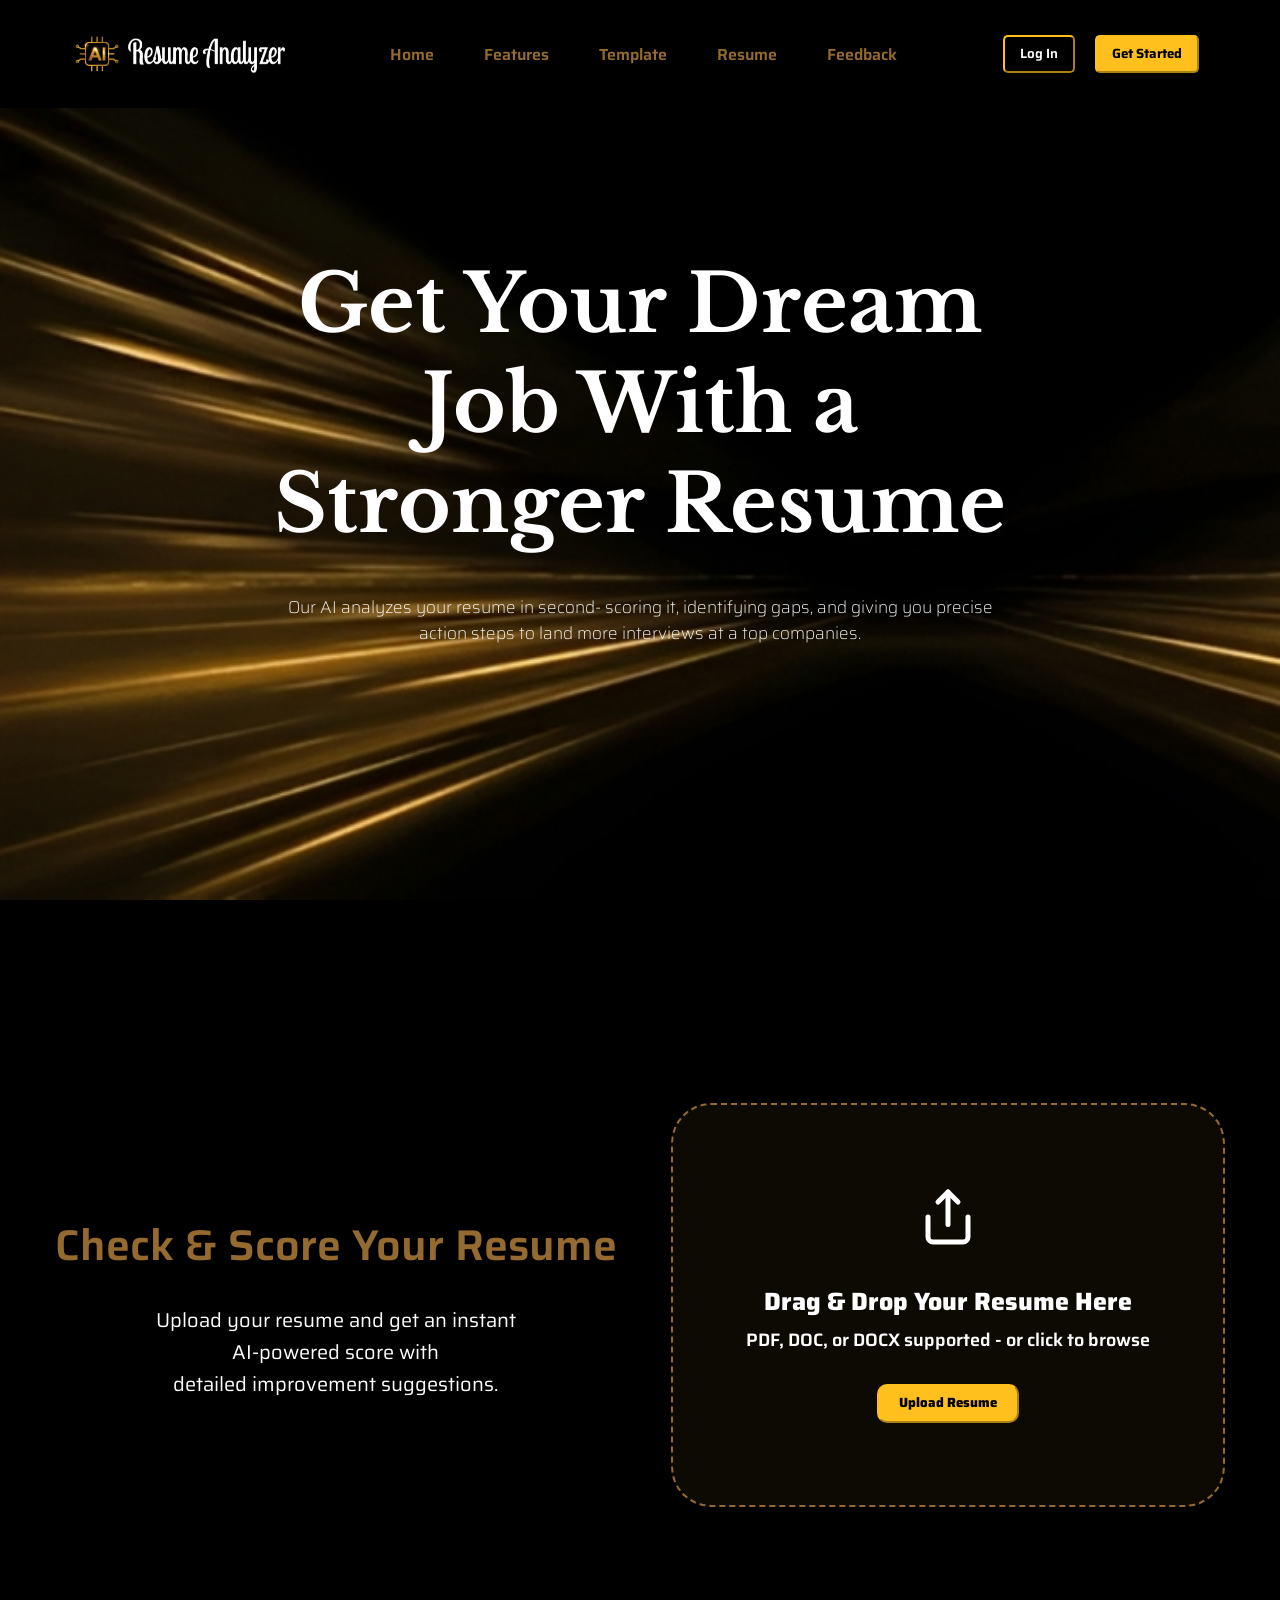
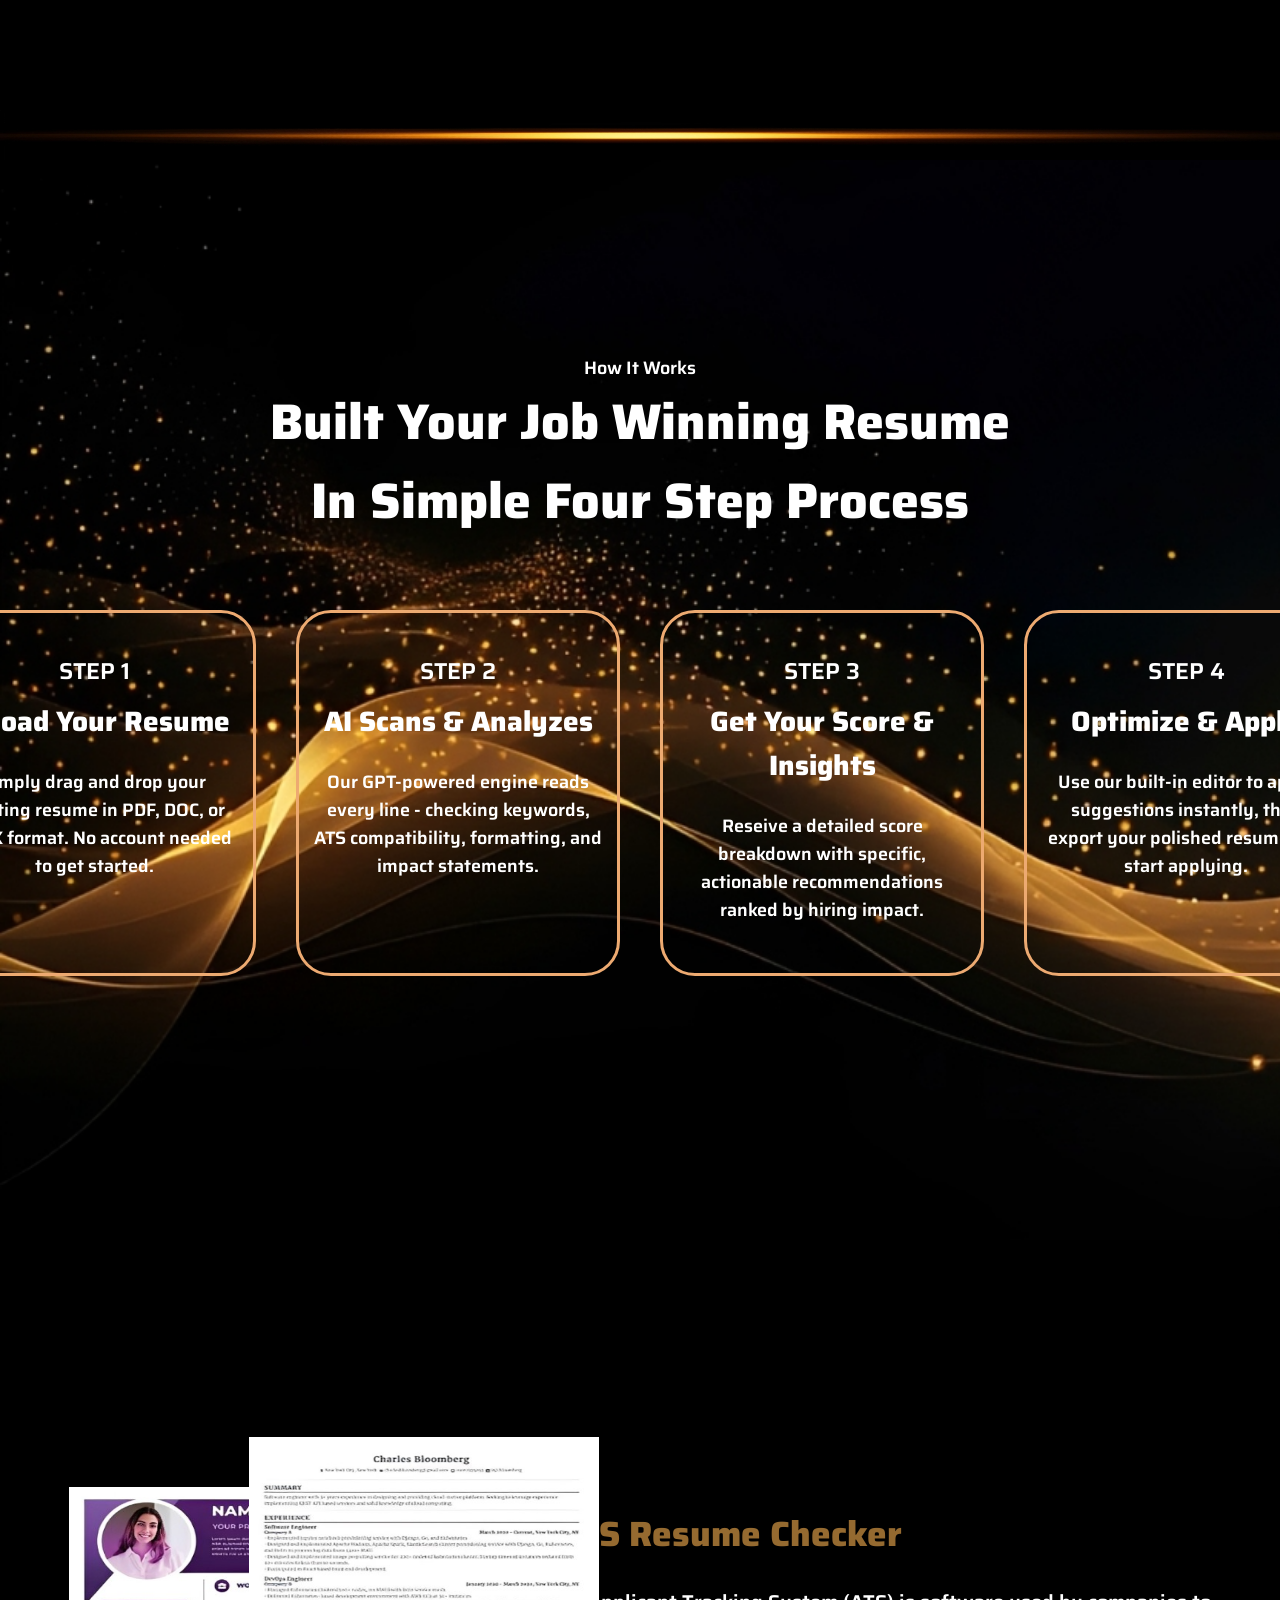
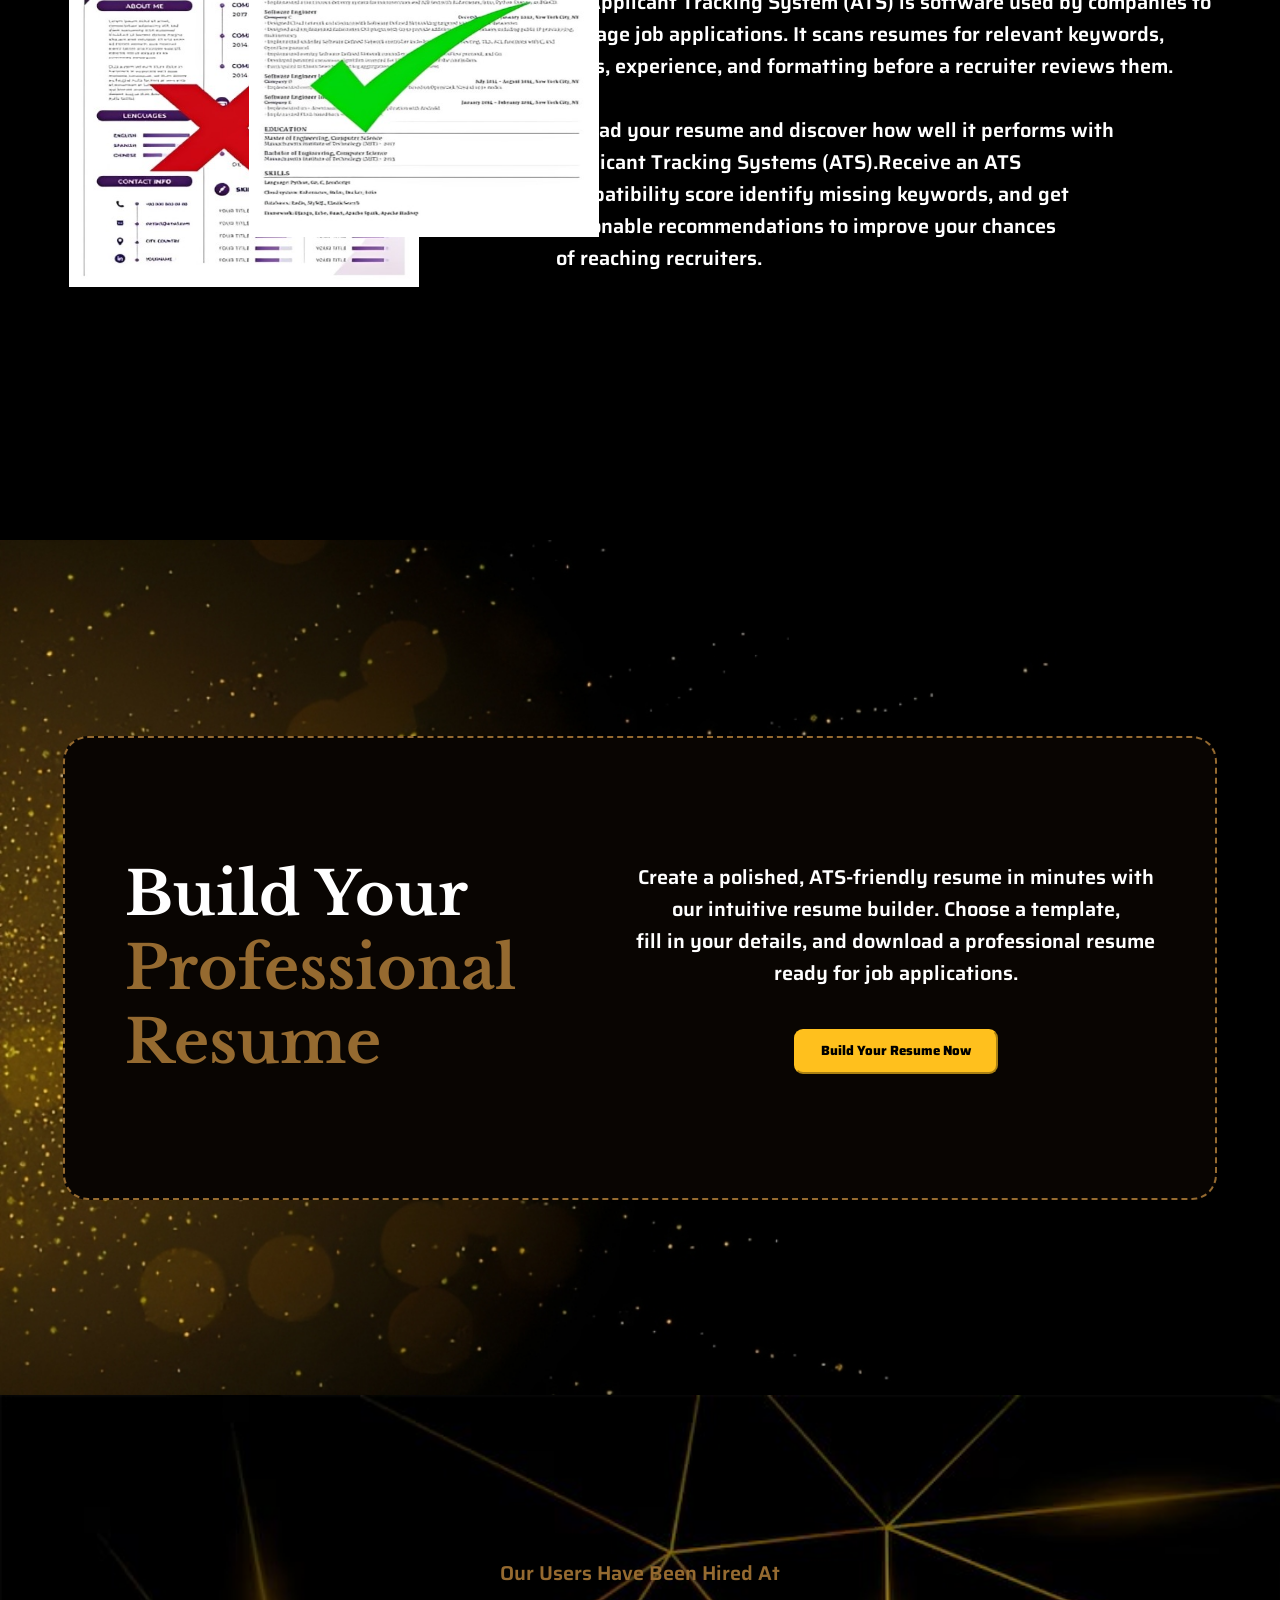
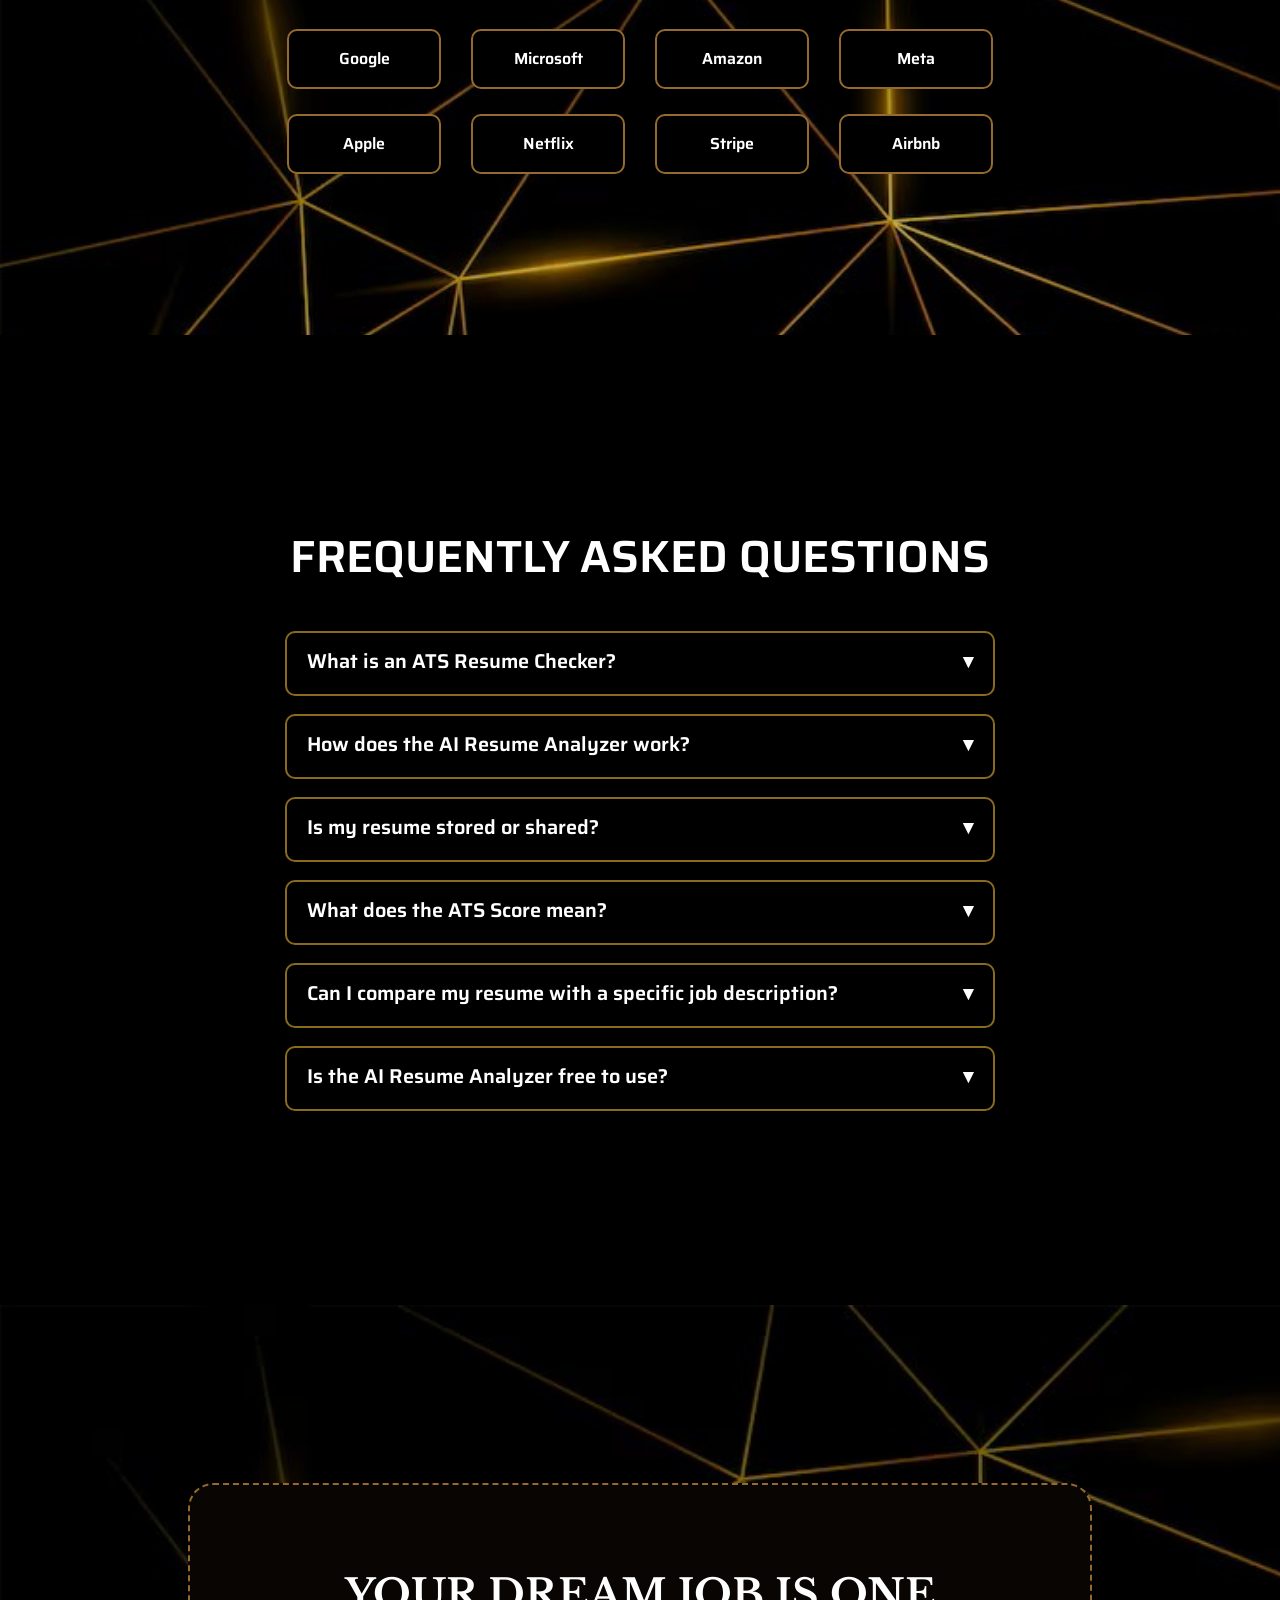
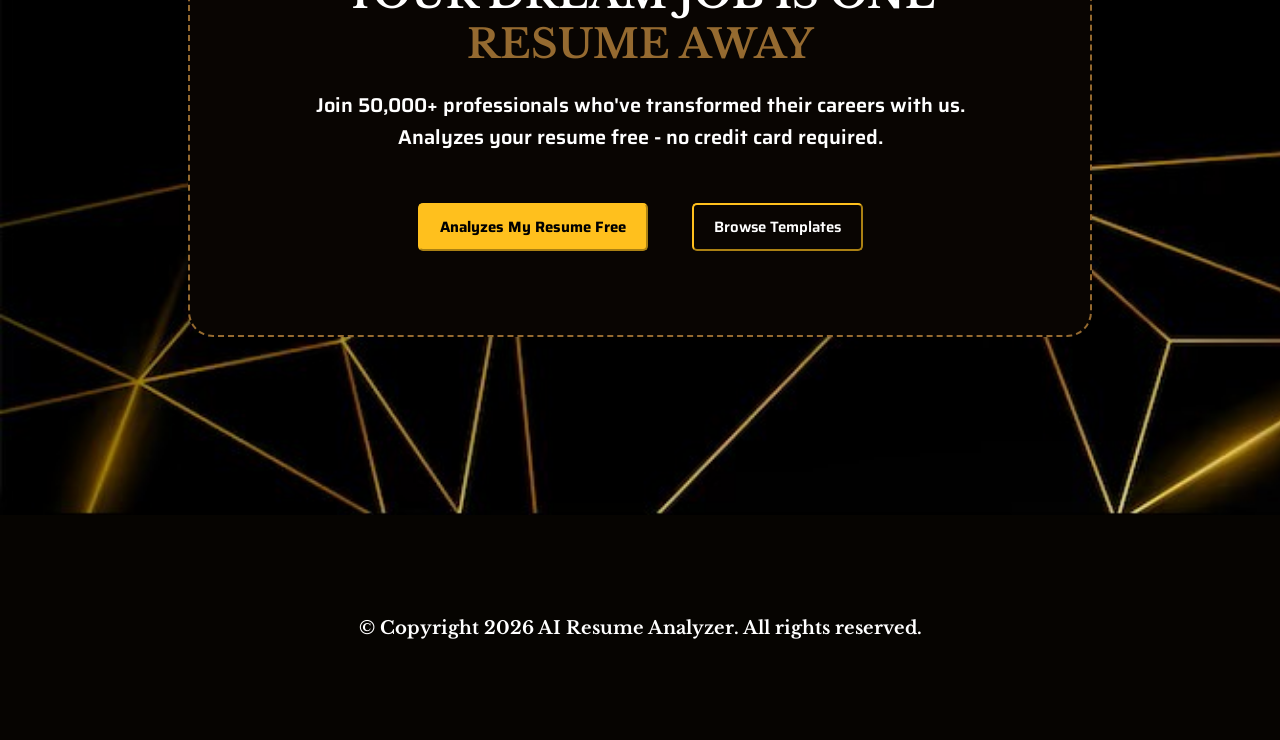
<file: index.html>
<!DOCTYPE html>
<html lang="en">
<head>
    <meta charset="UTF-8">
    <meta name="viewport" content="width=device-width, initial-scale=1.0">
    <title>AI Resume Analyzer</title>
    <link rel="stylesheet" href="style.css">
</head>
<body>
    <div class="full">

        <div class="nav">
            <div class="logo">
                <img src="Images/AI logo 1.jpg" alt="">
                <!-- <img src="Images/AI logo 3.webp" alt=""> -->
                <img id="firstlogo" src="Images/Name 1.png" alt="">
            </div>
            <ul>
                <li><a href="">Home</a></li>
                <li><a href="">Features</a></li>
                <li><a href="">Template</a></li>
                <li><a href="">Resume</a></li>
                <li><a href="">Feedback</a></li>
            </ul>
            <div class="navbutton">
                <button>Log In</button>
                <button id="get">Get Started</button>
            </div>
        </div>

        <div class="first">
            <!-- <img src="Images/back1.jpg" alt=""> -->
            <div class="first-text">
                Get Your Dream Job With a Stronger Resume
                <p>Our AI analyzes your resume in second- scoring it, identifying gaps, and giving you precise action steps to land more interviews at a top companies.</p>
            </div>
        </div>

        <div class="second">
            <div class="second-text">
                Check & Score Your Resume
                <p>Upload your resume and get an instant<br>AI-powered score with<br>detailed improvement suggestions.</p>
            </div>
            <div class="second-drop">
                <img src="Images/share.svg" alt="">
                <p id="drop-text">Drag & Drop Your Resume Here</p>
                <p>PDF, DOC, or DOCX supported - or click to browse</p>
                <button>Upload Resume</button>
            </div>
        </div>

        <div class="sector">
            <img src="Images/partition1.jpg" alt="">
        </div>

        <div class="third">
            <p>How It Works</p>
            <p id="third-work">Built Your Job Winning Resume<br>In Simple Four Step Process</p>
            <div class="work">
                <div class="contain">
                    <p id="step">STEP 1</p>
                    <P id="step-in">Upload Your Resume</P>
                    <p>Simply drag and drop your existing resume in PDF, DOC, or DOCX format. No account needed to get started.</p>
                </div>
                <div class="contain">
                    <p id="step">STEP 2</p>
                    <P id="step-in">AI Scans & Analyzes</P>
                    <p>Our GPT-powered engine reads every line - checking keywords, ATS compatibility, formatting, and impact statements.</p>
                </div>
                <div class="contain">
                    <p id="step">STEP 3</p>
                    <P id="step-in">Get Your Score & Insights</P>
                    <p>Reseive a detailed score breakdown with specific, actionable recommendations ranked by hiring impact.</p>
                </div>
                <div class="contain">
                    <p id="step">STEP 4</p>
                    <P id="step-in">Optimize & Apply</P>
                    <p>Use our built-in editor to apply suggestions instantly, then export your polished resume and start applying.</p>
                </div>
            </div>
        </div>

        <div class="fourth">
            <div class="fourth-img">
                <img src="Images/ATS1.jpg" alt="">
                <img id="ats2" src="Images/ATS2.jpg" alt="">
            </div>
            <div class="ATS">
                <p id="ATS-p">ATS Resume Checker</p>
                <p>An Applicant Tracking System (ATS) is software used by companies to<br>
                    manage job applications. It scans resumes for relevant keywords,<br>
                    skills, experience, and formatting before a recruiter reviews them.<br><br>
                    Upload your resume and discover how well it performs with<br>
                    Applicant Tracking Systems (ATS).Receive an ATS<br>
                    compatibility score identify missing keywords, and get<br>
                    actionable recommendations to improve your chances<br>
                    of reaching recruiters.</p>
            </div>
        </div>
        
        <div class="nine">
            <div class="nine-block">
                <div class="nine-head">
                    <p>Build Your<br><span>Professional<br>Resume</span></p>
                </div>
                <div class="nine-text">
                    <p>Create a polished, ATS-friendly resume in minutes with
                        <br>our intuitive resume builder. Choose a template,
                        <br>fill in your details, and download a professional resume
                        <br>ready for job applications.
                    </p>
                    <button id="nine-button">Build Your Resume Now</button>
                </div>
            </div>
        </div>

        <div class="fifth">
            <p>Our Users Have Been Hired At</p>
            <div class="company">
                <div class="com"><span>Google</span></div>
                <div class="com"><span>Microsoft</span></div>
                <div class="com"><span>Amazon</span></div>
                <div class="com"><span>Meta</span></div>
                <div class="com"><span>Apple</span></div>
                <div class="com"><span>Netflix</span></div>
                <div class="com"><span>Stripe</span></div>
                <div class="com"><span>Airbnb</span></div>
            </div>
        </div>

        <div class="sixth">
            <div class="sixth-fre">
                <p>FREQUENTLY ASKED QUESTIONS</p>
            </div>
            <div class="sixth-block">
                <div class="frequent">
                    <div class="question">
                        <span>What is an ATS Resume Checker?</span>
                        <button class="six-button">
                        <span class="arrow">&#9662;</span>
                    </button>
                    </div>
                    <div class="answer">
                        <p>An ATS (Applicant Tracking System) Resume Checker analyzes your resume to see how well it matches ATS software used by employers. It evaluates keywords, formatting, readability, and overall compatibility to help improve your chances of getting shortlisted.</p>
                    </div>
                </div>
                
                <div class="frequent">
                    <div class="question">
                        <span>How does the AI Resume Analyzer work?</span>
                        <button class="six-button">
                            <span class="arrow">&#9662;</span>
                        </button>
                    </div>
                    <div class="answer">
                        <p>Simply upload your resume and, if available, paste the job description. Our AI analyzes your resume, calculates an ATS score, identifies missing keywords and skills, and provides personalized suggestions to improve it.</p>
                    </div>
                </div>
                
                <div class="frequent">
                    <div class="question">
                        <span>Is my resume stored or shared?</span>
                        <button class="six-button">
                            <span class="arrow">&#9662;</span>
                        </button>
                    </div>
                    <div class="answer">
                        <p>No. Your privacy is important to us. Your resume is processed securely and is not shared with third parties. You remain in control of your data.</p>
                    </div>
                </div>
                
                    
                <div class="frequent">
                    <div class="question">
                        <span>What does the ATS Score mean?</span>
                        <button class="six-button">
                            <span class="arrow">&#9662;</span>
                        </button>
                    </div>
                    <div class="answer">
                        <p>The ATS Score indicates how well your resume follows common ATS best practices. It considers factors such as formatting, keyword relevance, readability, and how closely your resume aligns with the job description.</p>
                    </div>
                </div>
                
                <div class="frequent">
                    <div class="question">
                        <span>Can I compare my resume with a specific job description?</span>
                        <button class="six-button">
                            <span class="arrow">&#9662;</span>
                        </button>
                    </div>
                    <div class="answer">
                        <p>Yes. Paste the job description along with your resume, and the analyzer will compare them to calculate a match percentage, identify missing keywords, and highlight skill gaps.</p>
                    </div>
                </div>
                    
                <div class="frequent">
                    <div class="question">
                        <span>Is the AI Resume Analyzer free to use?</span>
                        <button class="six-button">
                            <span class="arrow">&#9662;</span>
                        </button>
                    </div>
                    <div class="answer">
                        <p>Yes. You can analyze your resume using the free version. Additional advanced features may be available in premium plans, depending on the platform.</p>
                    </div>
                </div> 
                
            </div>
        </div>

        <div class="seventh">
            <div class="seven-block">
                <p id="seven-p">YOUR DREAM JOB IS ONE<br><span>RESUME AWAY</span></p>
                <p>Join 50,000+ professionals who've transformed their careers with us.
                    <br>Analyzes your resume free - no credit card required.</p>
                <div class="seven-button">
                    <button id="seven-ana">Analyzes My Resume Free</button>
                    <button>Browse Templates</button>
                </div>
            </div>
        </div>

        <div class="eighth">
            <p>&copy Copyright 2026 AI Resume Analyzer. All rights reserved.</p>
        </div>
        
    </div>
</body>
<script>

        // const btnLogIn = document.getElementById("btnLogIn")

        // btnLogIn.addEventListener("click",()=>{
        //     alert("hiiiiiiiiiiiiiiiiiiiiiiii")
        // })

    const buttons = document.querySelectorAll(".six-button");

    buttons.forEach(button => {
        button.addEventListener("click", () => {

            const aanswer = button.closest(".question").nextElementSibling;
            const aarrow = button.querySelector(".arrow");

            if (aanswer.style.maxHeight) {
                aanswer.style.maxHeight = null;
                aarrow.style.transform = "rotate(0deg)";
            } else {
                aanswer.style.maxHeight = aanswer.scrollHeight + "px";
                aarrow.style.transform = "rotate(180deg)";
            }

        });
    });
</script>
</html>
</file>
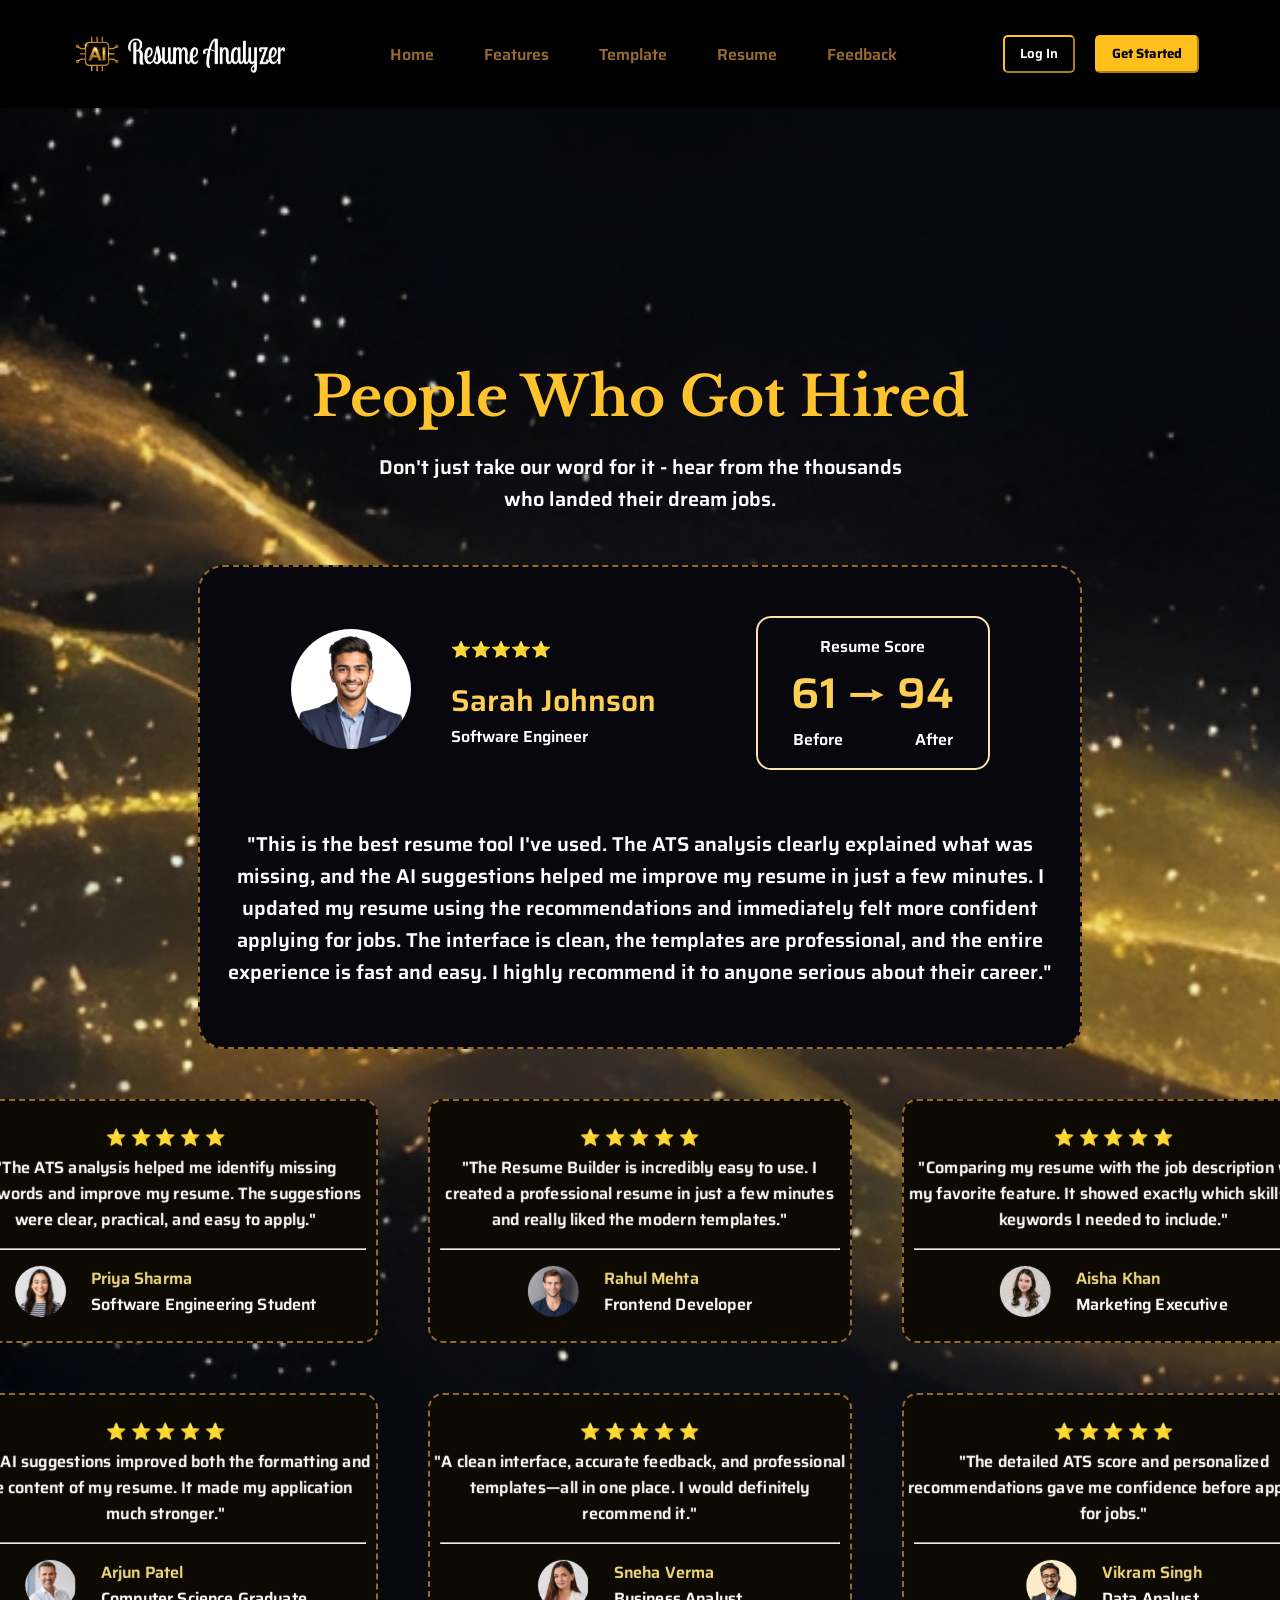
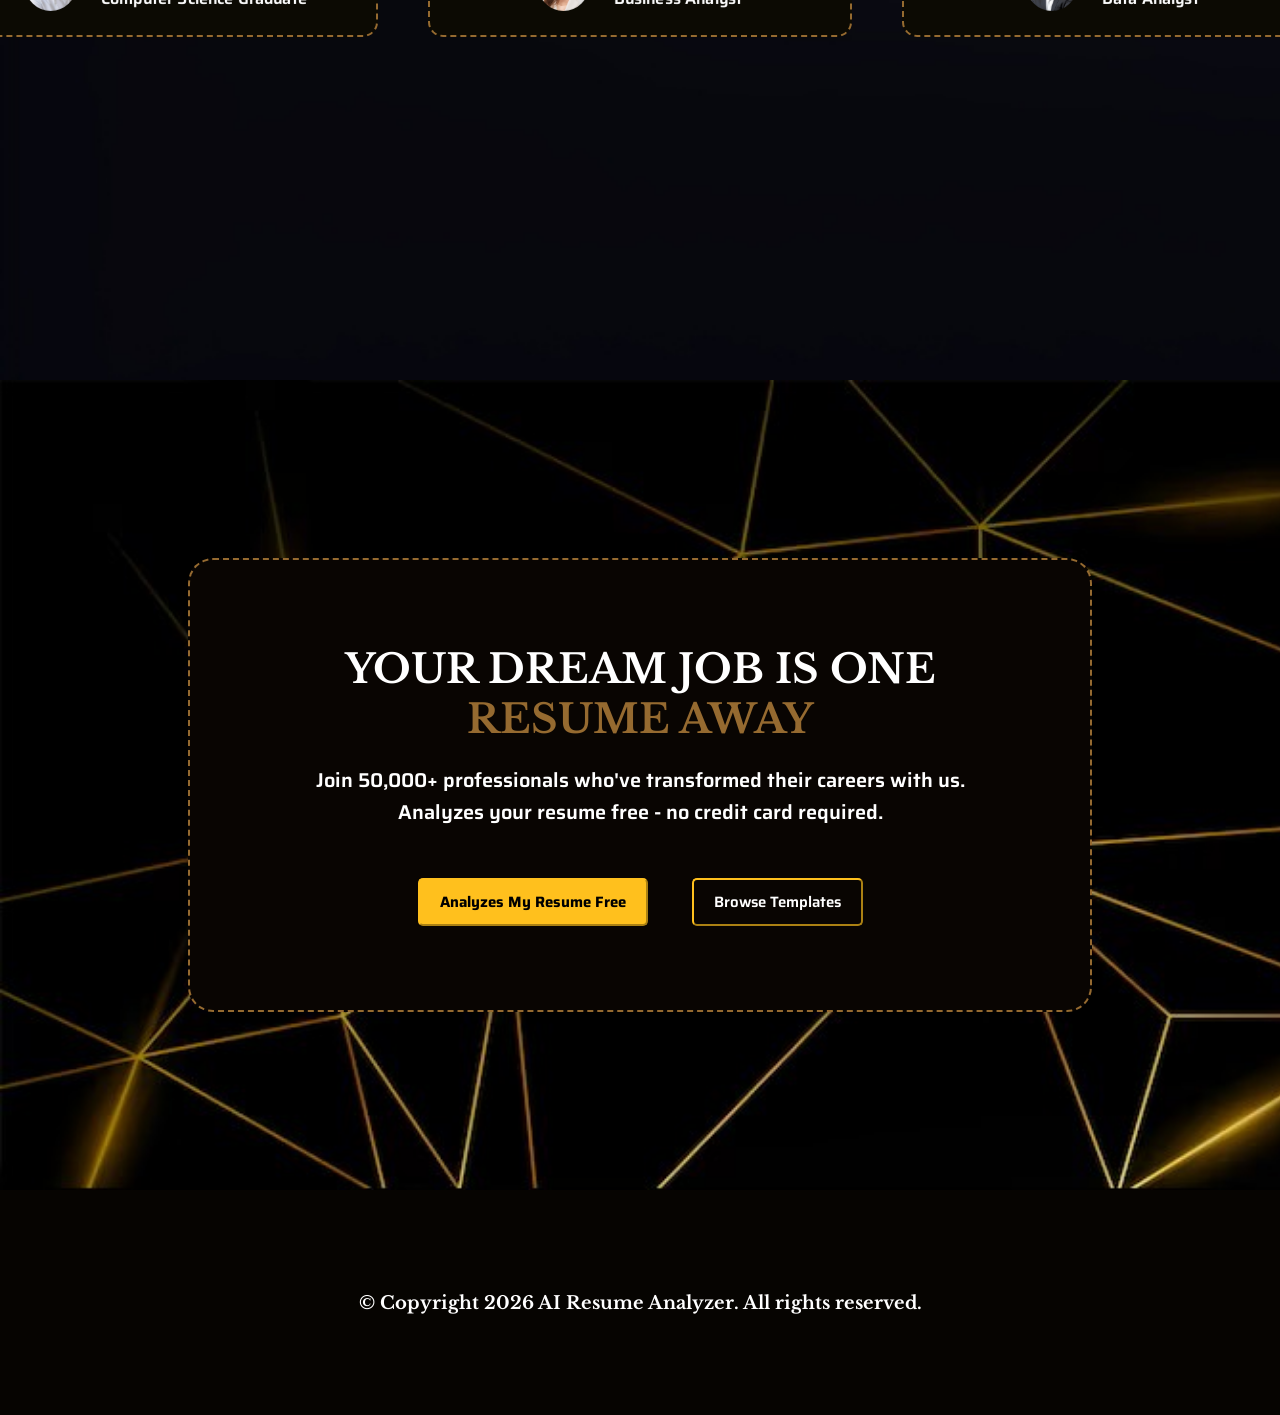
<file: feedback.html>
<!DOCTYPE html>
<html lang="en">
<head>
    <meta charset="UTF-8">
    <meta name="viewport" content="width=device-width, initial-scale=1.0">
    <title>Feedback</title>
    <link rel="stylesheet" href="Feedback.css">
</head>
<body>
    <div class="Full">

        <div class="nav">
            <div class="logo">
                <img src="Images/AI logo 1.jpg" alt="">
                <!-- <img src="Images/AI logo 3.webp" alt=""> -->
                <img id="firstlogo" src="Images/Name 1.png" alt="">
            </div>
            <ul>
                <li><a href="">Home</a></li>
                <li><a href="">Features</a></li>
                <li><a href="">Template</a></li>
                <li><a href="">Resume</a></li>
                <li><a href="">Feedback</a></li>
            </ul>
            <div class="navbutton">
                <button>Log In</button>
                <button id="get">Get Started</button>
            </div>
        </div>

        <div class="main">
            <div class="head">
                <p id="head-first">People Who Got Hired</p>
                <p>Don't just take our word for it - hear from the thousands<br>who landed their dream jobs.</p>
            </div>
            <div class="foot">
                <div class="foot-top">
                    <div class="image">
                        <img src="Images/face7.jpg" alt="">
                    </div>
                    <div class="name">
                        ⭐⭐⭐⭐⭐
                        <p style="font-size: 30px; margin-top: 15px; color: #fecf57;">Sarah Johnson</p>
                        <p>Software Engineer</p>
                    </div>
                    <div class="score">
                        <p>Resume Score</p>
                        <p style="font-size: 43px; color: #fecf57;">61 → 94</p>
                        <p>Before &nbsp; &nbsp; &nbsp; &nbsp; &nbsp; &nbsp; &nbsp; &nbsp; &nbsp;After</p>
                    </div>
                </div>
                <div class="foot-bottom">
                    <p>
                        "This is the best resume tool I've used. The ATS analysis clearly explained what was missing, and the AI suggestions helped me improve my resume in just a few minutes. I updated my resume using the recommendations and immediately felt more confident applying for jobs. The interface is clean, the templates are professional, and the entire experience is fast and easy. I highly recommend it to anyone serious about their career."
                    </p>
                </div>
            </div>
            <div class="footer">

                <div class="footer-contain">
                    <div class="footer-top">
                        ⭐ ⭐ ⭐ ⭐ ⭐
                        <p>"The ATS analysis helped me identify missing keywords and improve my resume. The suggestions were clear, practical, and easy to apply."</p>
                    </div>
                    <hr>
                    <div class="footer-bottom">
                        <img src="Images/face1.jpg" alt="">
                        <div class="name-job">
                            <p style="color: rgb(242, 216, 123);">Priya Sharma</p>
                            <p>Software Engineering Student</p>
                        </div>
                    </div>
                </div>

                <div class="footer-contain">
                    <div class="footer-top">
                        ⭐ ⭐ ⭐ ⭐ ⭐
                        <p>"The Resume Builder is incredibly easy to use. I created a professional resume in just a few minutes and really liked the modern templates."</p>
                    </div>
                    <hr>
                    <div class="footer-bottom">
                        <img src="Images/face2.jpg" alt="">
                        <div class="name-job">
                            <p style="color: rgb(242, 216, 123);">Rahul Mehta</p>
                            <p>Frontend Developer</p>
                        </div>
                    </div>
                </div>

                <div class="footer-contain">
                    <div class="footer-top">
                        ⭐ ⭐ ⭐ ⭐ ⭐
                        <p>"Comparing my resume with the job description was my favorite feature. It showed exactly which skills and keywords I needed to include."</p>
                    </div>
                    <hr>
                    <div class="footer-bottom">
                        <img src="Images/face3.jpg" alt="">
                        <div class="name-job">
                            <p style="color: rgb(242, 216, 123);">Aisha Khan</p>
                            <p>Marketing Executive</p>
                        </div>
                    </div>
                </div>

                <div class="footer-contain">
                    <div class="footer-top">
                        ⭐ ⭐ ⭐ ⭐ ⭐
                        <p>"The AI suggestions improved both the formatting and the content of my resume. It made my application much stronger."</p>
                    </div>
                    <hr>
                    <div class="footer-bottom">
                        <img src="Images/face4.jpg" alt="">
                        <div class="name-job">
                            <p style="color: rgb(242, 216, 123);">Arjun Patel</p>
                            <p>Computer Science Graduate</p>
                        </div>
                    </div>
                </div>

                <div class="footer-contain">
                    <div class="footer-top">
                        ⭐ ⭐ ⭐ ⭐ ⭐
                        <p>"A clean interface, accurate feedback, and professional templates—all in one place. I would definitely recommend it."</p>
                    </div>
                    <hr>
                    <div class="footer-bottom">
                        <img src="Images/face5.jpg" alt="">
                        <div class="name-job">
                            <p style="color: rgb(242, 216, 123);">Sneha Verma</p>
                            <p>Business Analyst</p>
                        </div>
                    </div>
                </div>

                <div class="footer-contain">
                    <div class="footer-top">
                        ⭐ ⭐ ⭐ ⭐ ⭐
                        <p>"The detailed ATS score and personalized recommendations gave me confidence before applying for jobs."</p>
                    </div>
                    <hr>
                    <div class="footer-bottom">
                        <img src="Images/face6.jpg" alt="">
                        <div class="name-job">
                            <p style="color: rgb(242, 216, 123);">Vikram Singh</p>
                            <p>Data Analyst</p>
                        </div>
                    </div>
                </div>
                
            </div>
        </div>

        <div class="seventh">
            <div class="seven-block">
                <p id="seven-p">YOUR DREAM JOB IS ONE<br><span>RESUME AWAY</span></p>
                <p>Join 50,000+ professionals who've transformed their careers with us.
                    <br>Analyzes your resume free - no credit card required.</p>
                <div class="seven-button">
                    <button id="seven-ana">Analyzes My Resume Free</button>
                    <button>Browse Templates</button>
                </div>
            </div>
        </div>

        <div class="eighth">
            <p>&copy Copyright 2026 AI Resume Analyzer. All rights reserved.</p>
        </div>

    </div>
</body>
</html>
</file>
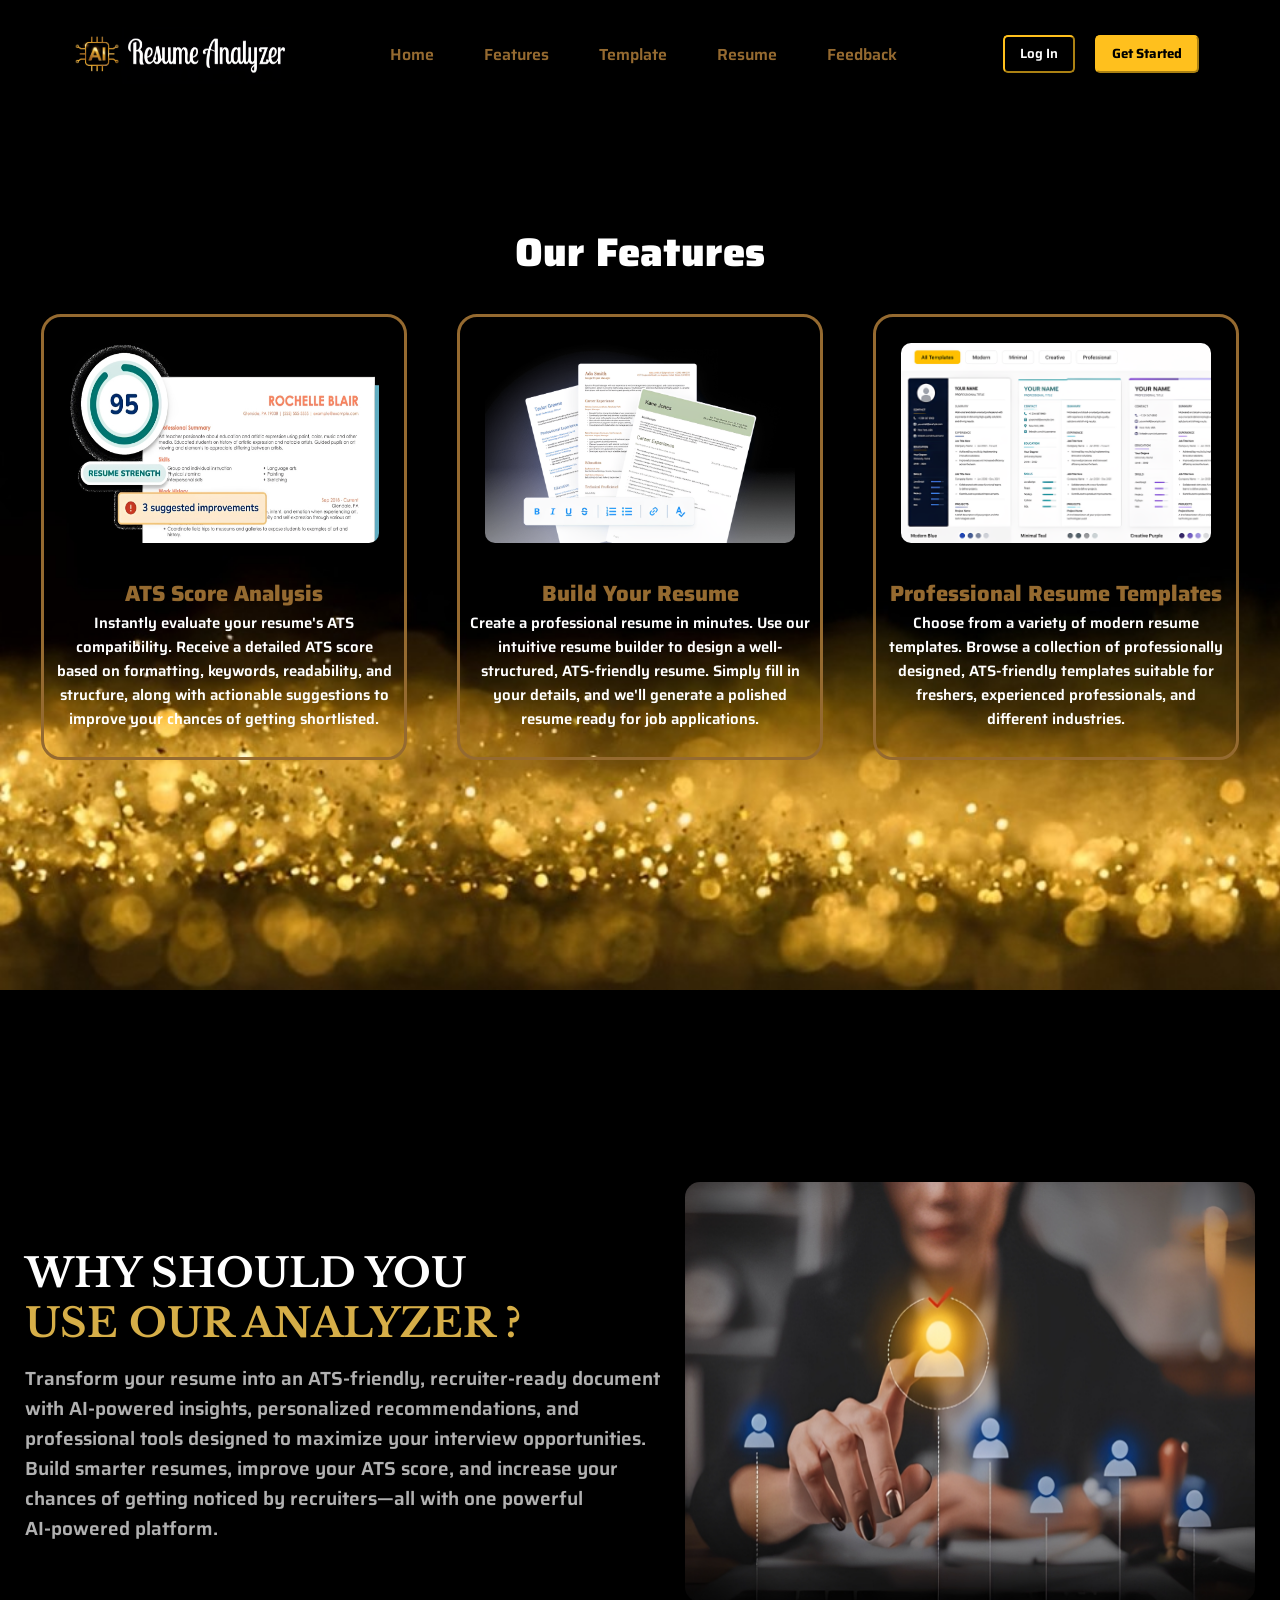
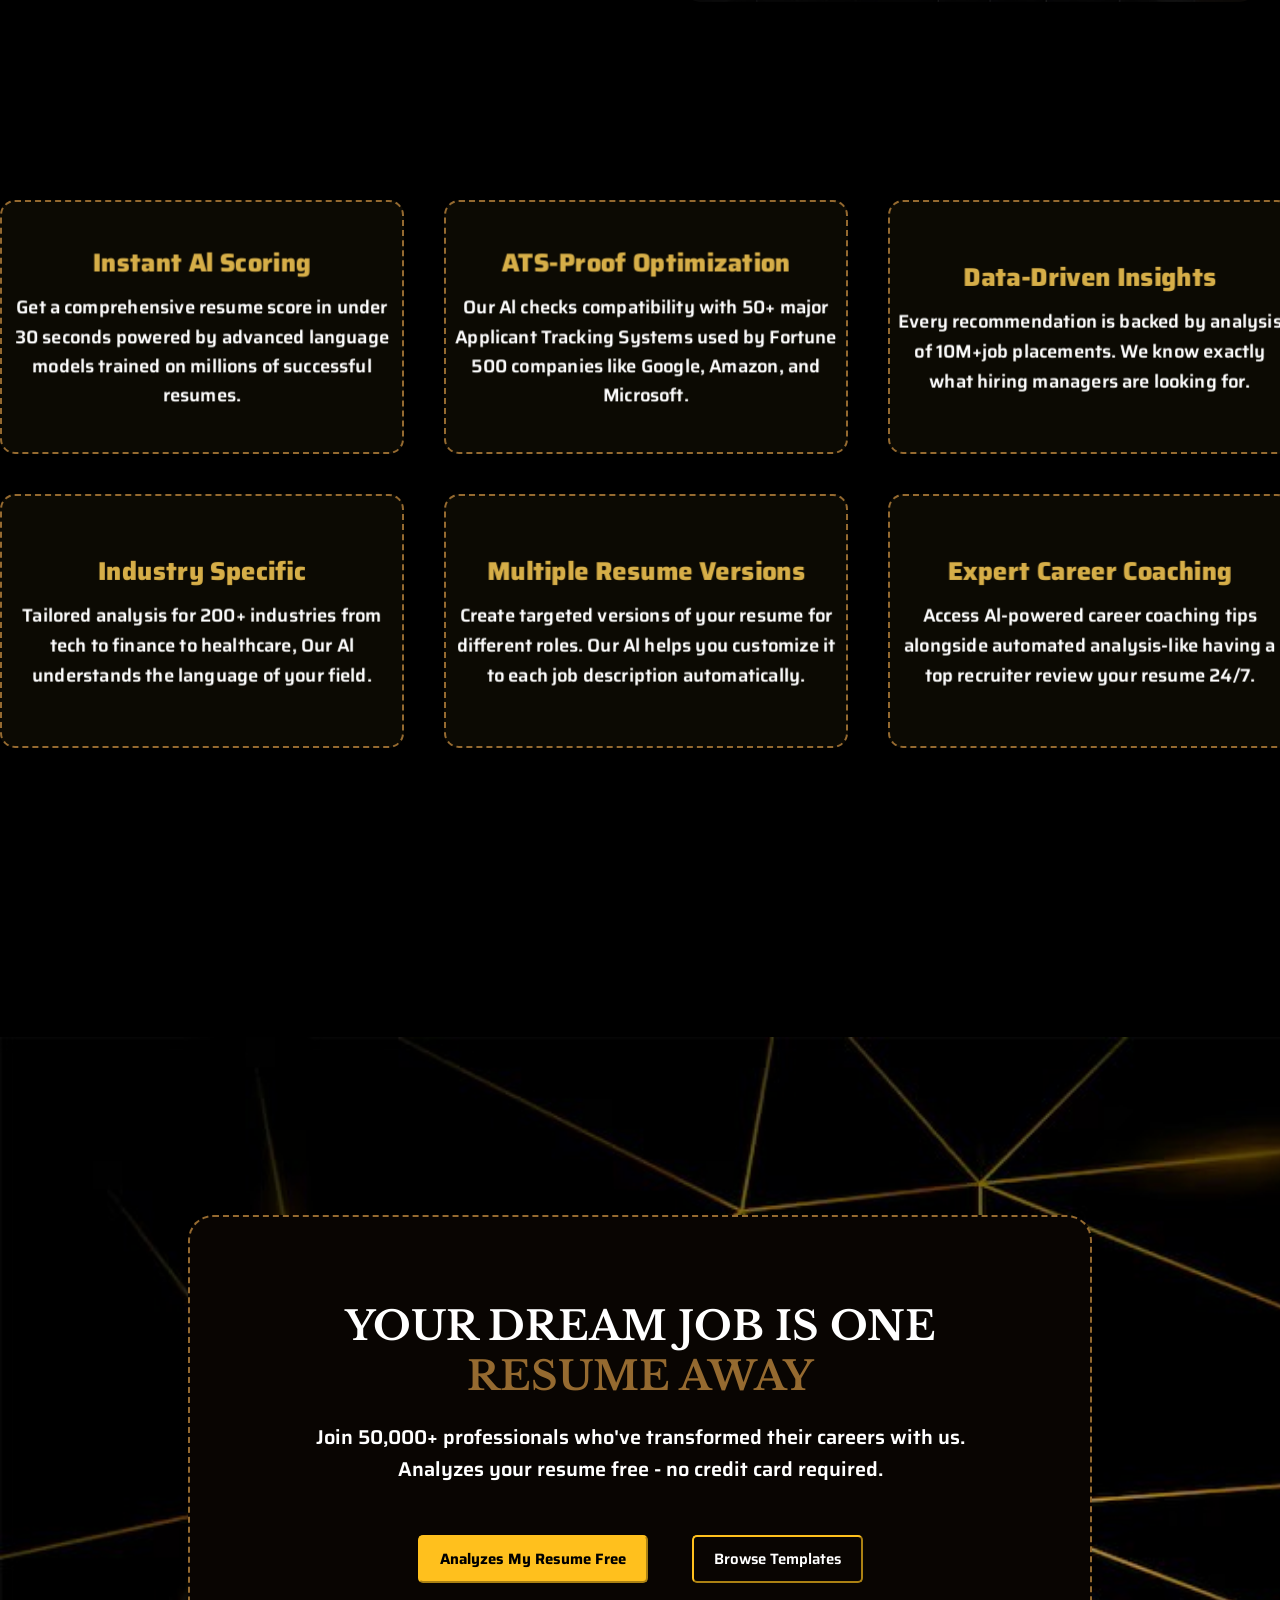
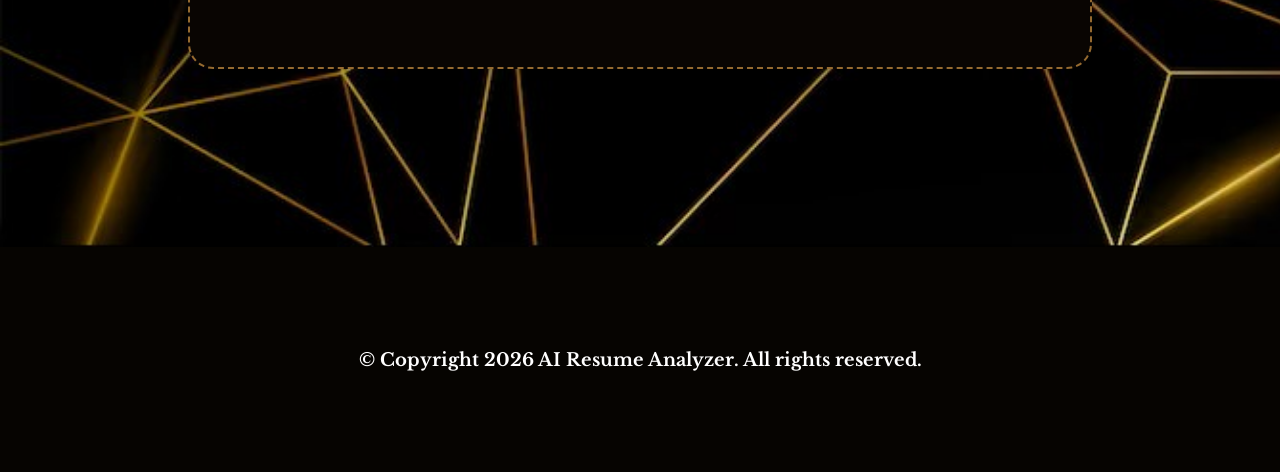
<file: freatures.html>
<!DOCTYPE html>
<html lang="en">
<head>
    <meta charset="UTF-8">
    <meta name="viewport" content="width=device-width, initial-scale=1.0">
    <title>Features</title>
    <link rel="stylesheet" href="Features.css">
</head>
<body>
    <div class="full">

        <div class="nav">
            <div class="logo">
                <img src="Images/AI logo 1.jpg" alt="">
                <!-- <img src="Images/AI logo 3.webp" alt=""> -->
                <img id="firstlogo" src="Images/Name 1.png" alt="">
            </div>
            <ul>
                <li><a href="">Home</a></li>
                <li><a href="">Features</a></li>
                <li><a href="">Template</a></li>
                <li><a href="">Resume</a></li>
                <li><a href="">Feedback</a></li>
            </ul>
            <div class="navbutton">
                <button>Log In</button>
                <button id="get">Get Started</button>
            </div>
        </div>

        <div class="first">
            <p id="our">Our Features</p>
            <div class="first-block">
                <div class="feature">
                    <div class="image">
                        <img src="Images/ATS score2.jpg" alt="">
                    </div>
                    <div class="text">
                        <p class="text-first">ATS Score Analysis</p>
                        <p class="text-second">Instantly evaluate your resume's ATS compatibility. 
                            Receive a detailed ATS score based on formatting, keywords, readability, 
                            and structure, along with actionable suggestions to improve your 
                            chances of getting shortlisted.</p>
                    </div>
                </div>
                <div class="feature">
                    <div class="image">
                        <img src="Images/built.png" alt="">
                    </div>
                    <div class="text">
                        <p class="text-first">Build Your Resume</p>
                        <p class="text-second">Create a professional resume in minutes. 
                            Use our intuitive resume builder to design a well-structured, ATS-friendly resume. 
                            Simply fill in your details, and we'll generate a polished resume 
                            ready for job applications.</p>
                    </div>
                </div>
                <div class="feature">
                    <div class="image">
                        <img src="Images/template.png" alt="">
                    </div>
                    <div class="text">
                        <p class="text-first">Professional Resume Templates</p>
                        <p class="text-second">Choose from a variety of modern resume templates. 
                            Browse a collection of professionally designed, ATS-friendly templates 
                            suitable for freshers, experienced professionals, and different industries. </p>
                    </div>
                </div>
            </div>
        </div>

        <div class="second">
            <div class="second-first">
                <div class="why">
                    <p id="why-p">WHY SHOULD YOU <br><span>USE OUR ANALYZER ?</span></p>
                    <p>Transform your resume into an ATS-friendly, recruiter-ready document
                        <br>with AI-powered insights, personalized recommendations, and
                        <br>professional tools designed to maximize your interview opportunities.
                        <br>Build smarter resumes, improve your ATS score, and increase your
                        <br>chances of getting noticed by recruiters—all with one powerful
                        <br>AI-powered platform.</p>
                </div>
                <div class="why-image">
                    <img src="Images/hiring.png" alt="">
                </div>
            </div>  
        </div>

        <div class="third">
            <div class="third-first">
                <div class="advan">
                    <p class="advan-first">Instant Al Scoring</p>
                    <p class="advan-second">Get a comprehensive resume score in under 30 seconds powered by advanced language models trained on millions of successful resumes.</p>
                </div>
                <div class="advan">
                    <p class="advan-first">ATS-Proof Optimization</p>
                    <p class="advan-second">Our Al checks compatibility with 50+ major Applicant Tracking Systems used by Fortune 500 companies like Google, Amazon, and Microsoft.</p>
                </div>
                <div class="advan">
                    <p class="advan-first">Data-Driven Insights</p>
                    <p class="advan-second">Every recommendation is backed by analysis of 10M+job placements. We know exactly what hiring managers are looking for.</p>
                </div>
                <div class="advan">
                    <p class="advan-first">Industry Specific</p>
                    <p class="advan-second">Tailored analysis for 200+ industries from tech to finance to healthcare, Our Al understands the language of your field.</p>
                </div>
                <div class="advan">
                    <p class="advan-first">Multiple Resume Versions</p>
                    <p class="advan-second">Create targeted versions of your resume for different roles. Our Al helps you customize it to each job description automatically.</p>
                </div>
                <div class="advan">
                    <p class="advan-first">Expert Career Coaching</p>
                    <p class="advan-second">Access Al-powered career coaching tips alongside automated analysis-like having a top recruiter review your resume 24/7.</p>
                </div>
            </div>
        </div>

        <div class="seventh">
            <div class="seven-block">
                <p id="seven-p">YOUR DREAM JOB IS ONE<br><span>RESUME AWAY</span></p>
                <p>Join 50,000+ professionals who've transformed their careers with us.
                    <br>Analyzes your resume free - no credit card required.</p>
                <div class="seven-button">
                    <button id="seven-ana">Analyzes My Resume Free</button>
                    <button>Browse Templates</button>
                </div>
            </div>
        </div>

        <div class="eighth">
            <p>&copy Copyright 2026 AI Resume Analyzer. All rights reserved.</p>
        </div>
    </div>
</body>
</html>
</file>
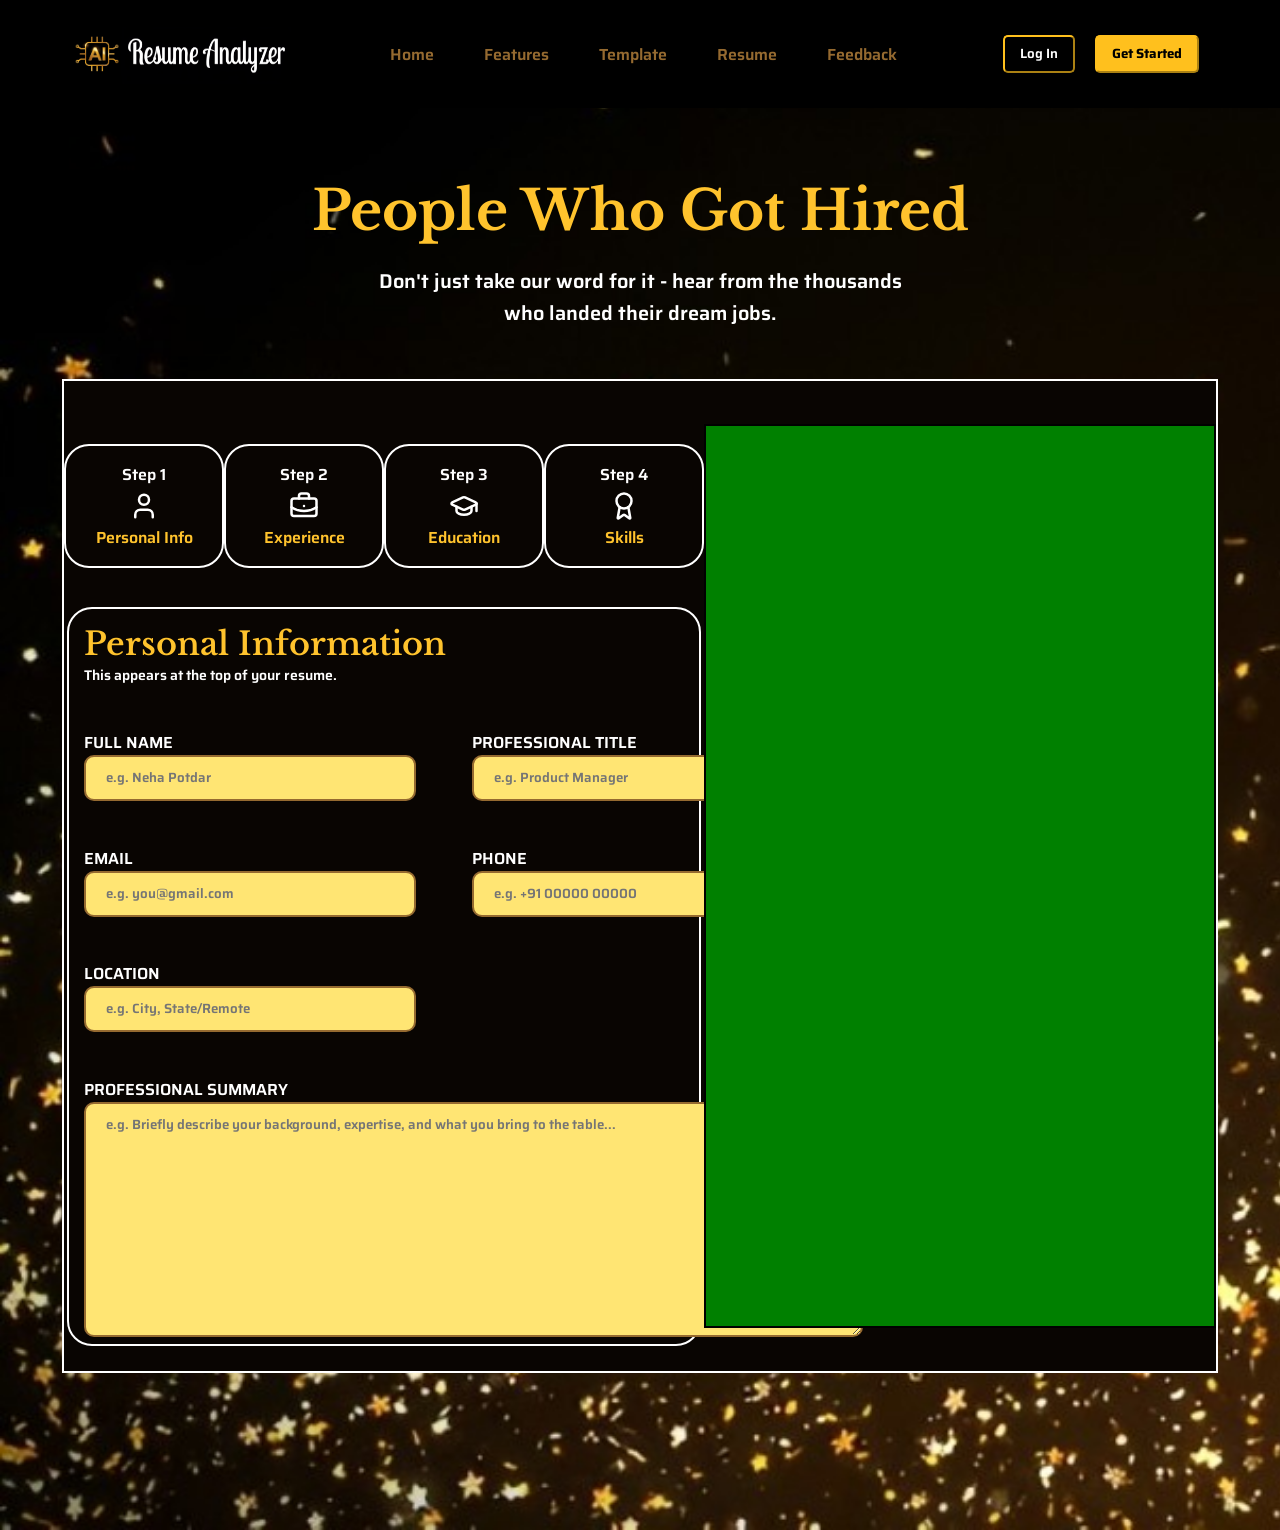
<file: resume.html>
<!DOCTYPE html>
<html lang="en">
<head>
    <meta charset="UTF-8">
    <meta name="viewport" content="width=device-width, initial-scale=1.0">
    <title>Resume</title>
    <link rel="stylesheet" href="Resume.css">
</head>
<body>
    <div class="Full">

        <div class="nav">
            <div class="logo">
                <img src="Images/AI logo 1.jpg" alt="">
                <!-- <img src="Images/AI logo 3.webp" alt=""> -->
                <img id="firstlogo" src="Images/Name 1.png" alt="">
            </div>
            <ul>
                <li><a href="">Home</a></li>
                <li><a href="">Features</a></li>
                <li><a href="">Template</a></li>
                <li><a href="">Resume</a></li>
                <li><a href="">Feedback</a></li>
            </ul>
            <div class="navbutton">
                <button>Log In</button>
                <button id="get">Get Started</button>
            </div>
        </div>

        <div class="front">
            <div class="head">
                <p id="head-first">People Who Got Hired</p>
                <p>Don't just take our word for it - hear from the thousands<br>who landed their dream jobs.</p>
            </div>
            <div class="main">
                <div class="left">
                    <div class="left-top">
                        <div class="left-top-container">
                            <p>Step 1</p>
                            <img src="Images/user.svg" alt="">
                            <p style="color: rgb(255, 195, 45);">Personal Info</p>
                        </div>
                        <div class="left-top-container">
                            <p>Step 2</p>
                            <img src="Images/briefcase-business.svg" alt="">
                            <p style="color: rgb(255, 195, 45);">Experience</p>
                        </div>
                        <div class="left-top-container">
                            <p>Step 3</p>
                            <img src="Images/graduation-cap.svg" alt="">
                            <p style="color: rgb(255, 195, 45);">Education</p>
                        </div>
                        <div class="left-top-container">
                            <p>Step 4</p>
                            <img src="Images/award.svg" alt="">
                            <p style="color: rgb(255, 195, 45);">Skills</p>
                        </div>
                    </div>
                    <div class="left-bottom">
                        <div class="Personal-Info">
                            <div class="Personal-first">
                                <h1>Personal Information</h1>
                                <p>This appears at the top of your resume.</p>
                            </div>

                            <div class="Personal-thirdandSecound">
                                <div>

                                    <label for="full-name">FULL NAME</label> <br>
                                    <input type="text" name="full-name" id="full-name" class="text-button w-12" placeholder="e.g. Neha Potdar">
                                </div>
                                <div>

                                    <label for="profession">PROFESSIONAL TITLE</label> <br>
                                    <input type="text" name="profession" id="profession" class="text-button w-12" placeholder="e.g. Product Manager">
                                </div>
                            </div>

                            <div class="Personal-thirdandSecound">
                                <div>
                                    <label for="email">EMAIL</label> <br>
                                    <input type="email" name="email" id="email" class="text-button w-12" placeholder="e.g. you@gmail.com">
                                </div>
                                
                                <div>

                                    <label for="phone">PHONE</label> <br>
                                    <input type="tel" name="phone" id="phone" class="text-button w-12" placeholder="e.g. +91 00000 00000">
                                </div>
                            </div>

                            <div class="Personal-fourth">
                                <label for="location">LOCATION</label> <br>
                                <input type="text" name="location" id="location" class="text-button w-12" placeholder="e.g. City, State/Remote">
                            </div>

                            <div class="Personal-fifth">
                                <label for="summary">PROFESSIONAL SUMMARY</label> <br>
                                <textarea name="summary" id="summary" class="text-button" placeholder="e.g. Briefly describe your background, expertise, and what you bring to the table..." rows="10" cols="90"></textarea>
                            </div>

                        </div>
                        <!-- <div class="Experience"></div> -->
                        <!-- <div class="Education"></div> -->
                        <!-- <div class="Skills"></div> -->
                    </div>
                </div>
                <div class="right">

                </div>
            </div>
        </div>

    </div>
</body>
</html>
</file>
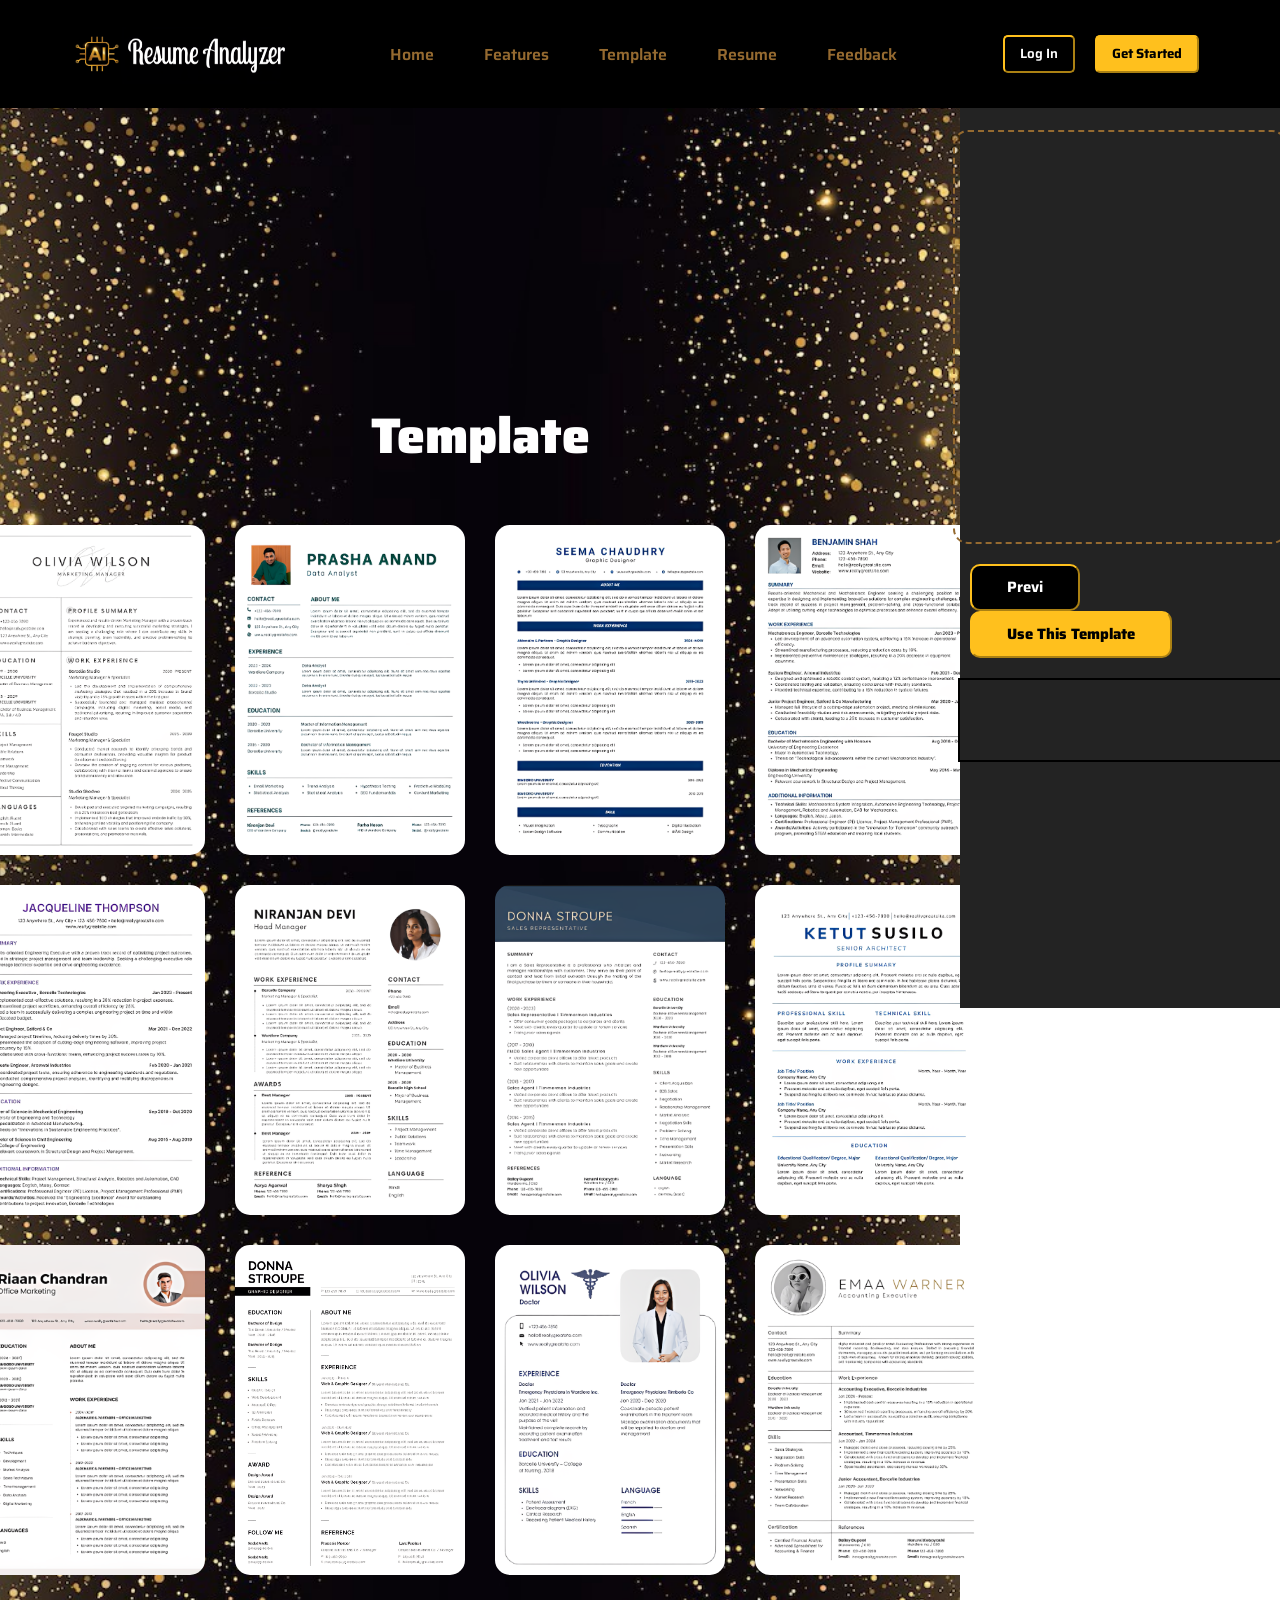
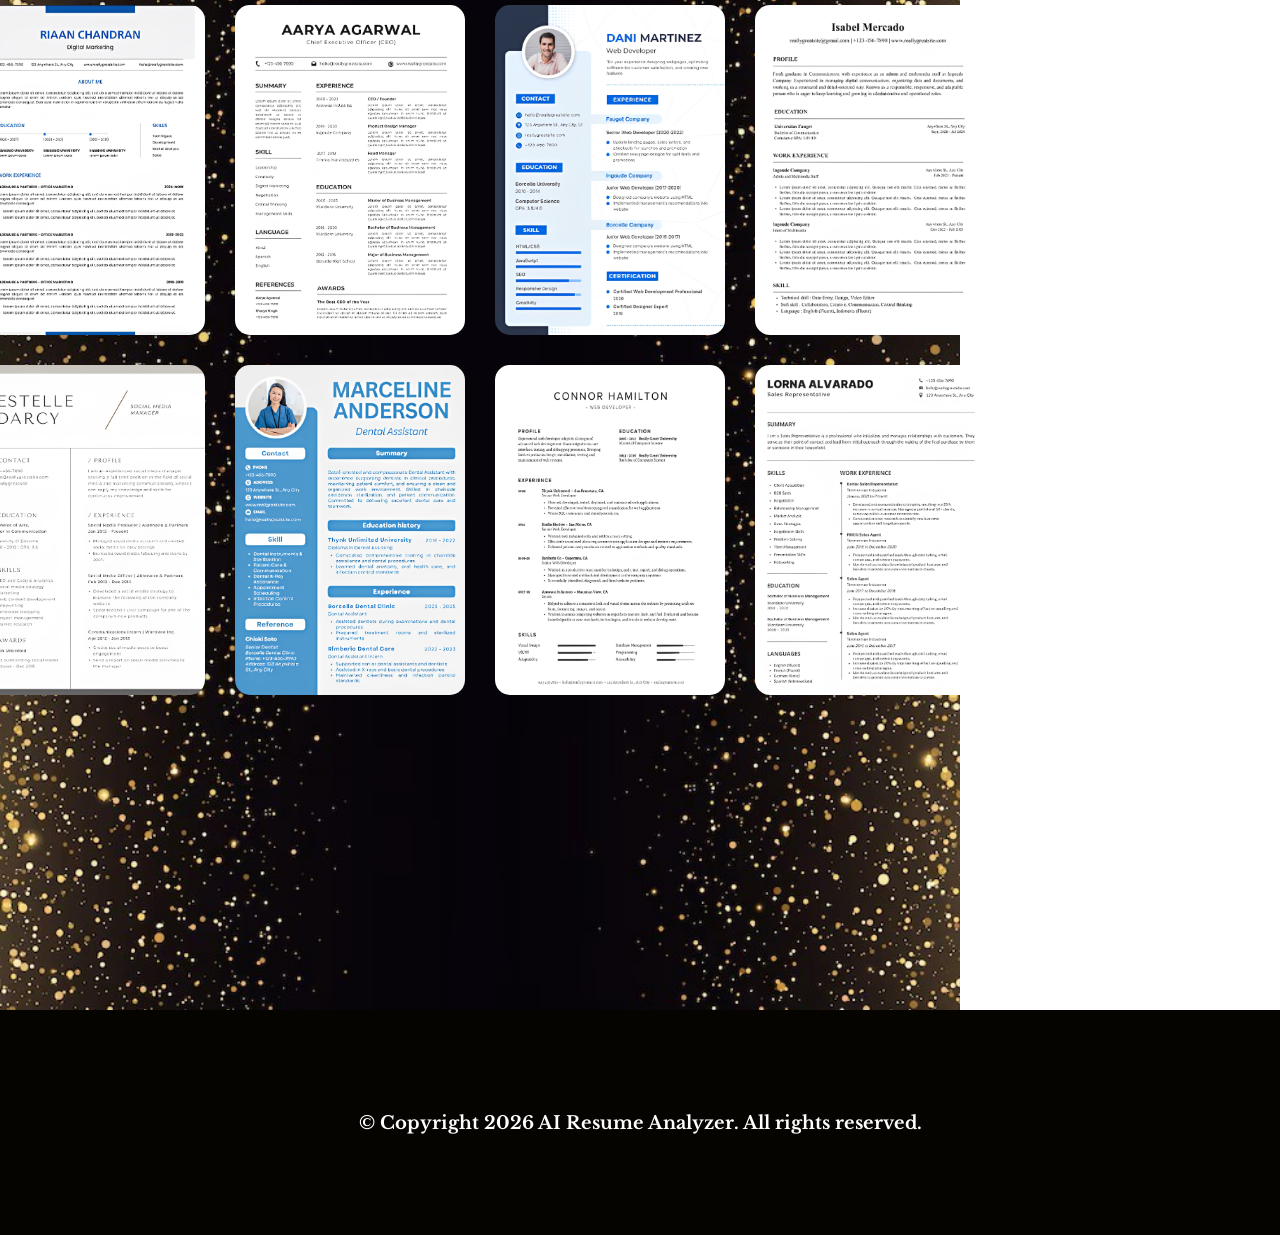
<file: template.html>
<!DOCTYPE html>
<html lang="en">
<head>
    <meta charset="UTF-8">
    <meta name="viewport" content="width=device-width, initial-scale=1.0">
    <title>Template</title>
    <link rel="stylesheet" href="Template.css">
</head>
<body>
    <div class="Full">
        
        <div class="nav">
            <div class="logo">
                <img src="Images/AI logo 1.jpg" alt="">
                <!-- <img src="Images/AI logo 3.webp" alt=""> -->
                <img id="firstlogo" src="Images/Name 1.png" alt="">
            </div>
            <ul>
                <li><a href="">Home</a></li>
                <li><a href="">Features</a></li>
                <li><a href="">Template</a></li>
                <li><a href="">Resume</a></li>
                <li><a href="">Feedback</a></li>
            </ul>
            <div class="navbutton">
                <button>Log In</button>
                <button id="get">Get Started</button>
            </div>
        </div>
        
        <div class="main">
            <div class="left">
                <div class="head">
                    <p>Template</p>
                </div>
                <div class="resume">

                    <div class="resume-element">
                        <img src="Images/re 1.png" alt="">
                    </div>

                    <div class="resume-element">
                        <img src="Images/re 2.png" alt="">
                    </div>

                    <div class="resume-element">
                        <img src="Images/re 3.png" alt="">
                    </div>

                    <div class="resume-element">
                        <img src="Images/re 4.png" alt="">
                    </div>

                    <div class="resume-element">
                        <img src="Images/re 5.png" alt="">
                    </div>

                    <div class="resume-element">
                        <img src="Images/re 6.png" alt="">
                    </div>

                    <div class="resume-element">
                        <img src="Images/re 7.png" alt="">
                    </div>

                    <div class="resume-element">
                        <img src="Images/re 8.png" alt="">
                    </div>

                    <div class="resume-element">
                        <img src="Images/re 9.png" alt="">
                    </div>

                    <div class="resume-element">
                        <img src="Images/re 10.png" alt="">
                    </div>

                    <div class="resume-element">
                        <img src="Images/re 11.png" alt="">
                    </div>

                    <div class="resume-element">
                        <img src="Images/re 12.png" alt="">
                    </div>

                    <div class="resume-element">
                        <img src="Images/re 13.png" alt="">
                    </div>

                    <div class="resume-element">
                        <img src="Images/re 14.png" alt="">
                    </div>

                    <div class="resume-element">
                        <img src="Images/re 15.png" alt="">
                    </div>

                    <div class="resume-element">
                        <img src="Images/re 16.png" alt="">
                    </div>

                    <div class="resume-element">
                        <img src="Images/re 17.png" alt="">
                    </div>

                    <div class="resume-element">
                        <img src="Images/re 18.png" alt="">
                    </div>

                    <div class="resume-element">
                        <img src="Images/re 19.png" alt="">
                    </div>

                    <div class="resume-element">
                        <img src="Images/re 20.png" alt="">
                    </div>                                        
                </div>
            </div>
            <div class="right">
                <div class="right-image">

                </div>
                <div class="right-button">
                    <button>Previ</button>
                    <button id="start">Use This Template</button>
                </div>
                <div class="right-text">

                </div>
            </div>
        </div>

        <div class="eighth">
            <p>&copy Copyright 2026 AI Resume Analyzer. All rights reserved.</p>
        </div>
    </div>
</body>
</html>
</file>
<file: style.css>
@import url('https://fonts.googleapis.com/css2?family=Bebas+Neue&family=Libre+Baskerville:ital,wght@0,400..700;1,400..700&family=Lobster+Two:ital,wght@0,400;0,700;1,400;1,700&family=Nunito:ital,wght@0,200..1000;1,200..1000&family=Saira:ital,wght@0,100..900;1,100..900&family=Varela+Round&display=swap');

*{
    margin: 0;
    padding: 0;
    color: white;
    font-family: "Saira", sans-serif;
    font-optical-sizing: auto;
    font-weight: 600;
    font-style: normal;
    font-variation-settings: "wdth" 100;
}

.nav {
    display: flex;
    justify-content: space-evenly;
    align-items: center;
    position: fixed;
    z-index: 1000;
    width: 100%;
    height: 12vh;
    background-color: rgb(0, 0, 0);
}

.logo {
    display: flex;
    align-items: center;
}

.logo img {
    height: 48px;
    width: 48px;
}

#firstlogo {
    height: 60px;
    width: 170px;
}

.logo p {
    font-size: 25px;
    font-family: "Lobster Two", sans-serif;
    font-weight: 400;
    font-style: normal;
}

.nav ul {
    display: flex;
    align-items: center;
    height: 12vh;
}

.nav li a {
    list-style-type: none;
    text-decoration: none;
    margin: 2px 25px 2px 25px;
    /* color: rgb(137 92 31); */
    color: rgb(149 106 48);
}

.nav li a:hover {
    color: rgb(213 161 75);
    text-decoration: underline;
    text-underline-offset: 4px;
}

.nav li {
    list-style: none;
}

.navbutton button {
    padding: 6px 15px 7px 15px;
    margin: 0 8px 0 8px;
    border-radius: 5px;
    border-color: #ffc01d;
    background-color: rgb(0, 0, 0);
}

#get{
    color: black;
    background-color: #ffc01d;
    font-weight: 700;
}

#get:hover{
    box-shadow: 0px 0px 0px 2px #d2c4aa, 0px 0px 15px 5px rgba(255, 246, 231, 0.6);
    transform: translateY(-2px); 
}

.first {
    background: url(./Images/back1.jpg);
    background-size: cover;
    width: 100%;
    height: 100vh;
    display:flex ;
    justify-content: center;
    align-items: center;
}

.first-text {
    font-size: 80px;
    /* font-weight: 900; */
    text-align: center;
    width: 46rem;
    margin: 0 auto ;
    font-family: "Libre Baskerville", serif;
    font-optical-sizing: auto;
    font-weight: 900;
    font-style: normal;
}

.first-text p {
    margin-top: 40px;
    font-size: 17px;
    font-weight: 200;
}

.second {
    background-color: black;
    height: 90vh;
    display: flex;
    align-items: center;
    justify-content: space-evenly;
}

.second-text {
    font-size: 43px;
    font-weight: 600;
    text-align: center;
    color: rgb(149 106 48);
}

.second-text p{
    font-size: 20px;
    font-weight: 400;
    margin-top: 25px;
}

.second-drop {
    width: 550px;
    height: 400px;
    border: 2px dashed rgb(149 106 48);
    border-radius: 40px;
    display: flex;
    justify-content: center;
    align-items: center;
    flex-direction: column;
    background-color: #0c0a03;
}

.second-drop img{
    width: 60px;
    height: 60px;
    /* border: 1px solid gray; */
    border-radius: 10px;
}

.second-drop p{
    font-size: 18px;
}

#drop-text{
    font-size: 25px;
    font-weight: 800;
    margin-top: 35px;
    margin-bottom: 5px;
}

.second-drop button{
    padding: 6px 20px 8px 20px;
    border-radius: 10px;
    border-color: #ffc01d;
    color: black;
    background-color: #ffc01d;
    font-weight: 800;
    margin-top: 30px;
}


.second-drop button:hover{
    box-shadow: 0px 0px 0px 2px #d2c4aa, 0px 0px 30px 10px rgba(255, 246, 231, 0.6);
    transform: translateY(-3px); 
}

.sector img{
    width: 100%;
    height: 50px;
}

.third{
    background-image: url(./Images/back3-1.png);
    height: 120vh;
    width: 100%;
    background-size: cover;
    margin-top: -7px;
    display: flex;
    flex-direction: column;
    align-items: center;
    justify-content: center;
}

.third p{
    font-size: 18px;
    text-align: center;
}

#third-work{
    font-size: 50px;
    font-weight: 800;
    margin-top: 0;
}

.work{
    display: flex;
}

.contain{
    width: 288px;
    height: 280px;
    border: 3px solid #edaa71;
    margin: 70px 20px 70px 20px;
    border-radius: 35px;
    padding: 40px 15px 40px 15px;
    transition: box-shadow 0.3s ease-in-out;
}

.contain:hover{
    box-shadow: 0px 0px 0px 2px #ffd79e, 0px 0px 30px 10px rgba(183, 142, 77, 0.6);
    transform: translateY(-2px); 
}

.contain p{
    font-size: 18px;
}

#step{
    font-size: 23px;
}

#step-in{
    font-size: 28px;
    font-weight: 800;
    margin-top: 10px;
    margin-bottom: 25px;
}

.fourth{
    width: 100%;
    height: 100vh;
    background-color: black;
    display: flex;
    align-items: center;
    justify-content: space-around;
}

.fourth-img{
    position: relative;
}

.fourth-img img{
    width: 350px;
    height: 400px;
}

#ats2{
    margin-top: 0;
    left: 180px;
    top: -50px;
    position: absolute;
    z-index: 10;
}

#ats2:hover{
    box-shadow: 0px 0px 0px 3px #ffe4a4, 0px 0px 40px 15px rgba(189, 156, 103, 0.799);
    /* box-shadow: 0px 0px 0px 2px #87f374, 0px 0px 40px 15px rgba(126, 227, 95, 0.832); */
    transform: translateY(-2px); 
}

#ATS-p{
    font-size: 35px;
    font-weight: 800;
    margin-bottom: 25px;
    color: rgb(149 106 48);
}

.ATS p{
    font-size: 20px;
}

.nine{
    width: 100%;
    height: 95vh;
    background-image: url(./Images/back7.jpg);
    background-size: cover;
    display: flex;
    align-items: center;
    justify-content: center;
}

.nine-block{
    width: 1150px;
    height: 460px;
    border: 2px dashed rgb(149 106 48);
    border-radius: 25px;
    background-color: #090502;
    display: flex;
    align-items: center;
    justify-content: space-around;
}

.nine-head p{
    font-size: 60px;
    font-weight: 900;
    font-family: "Libre Baskerville", serif;
    font-optical-sizing: auto;
    font-weight: 900;
    font-style: normal;
}

.nine-head span{
    color: rgb(149 106 48);
    font-family: "Libre Baskerville", serif;
    font-optical-sizing: auto;
    font-weight: 900;
    font-style: normal;
}

.nine-text{
    display: flex;
    align-items: center;
    justify-content: center;
    flex-direction: column;
}

.nine-text p{
    font-size: 20px;
    text-align: center;
}

#nine-button{
    padding: 9px 25px 11px 25px;
    border-radius: 9px;
    border-color: #ffc01d;
    color: black;
    background-color: #ffc01d;
    font-weight: 800;
    margin-top: 40px;
}

#nine-button:hover{
    box-shadow: 0px 0px 0px 2px #d2c4aa, 0px 0px 30px 10px rgba(255, 246, 231, 0.6);
    transform: translateY(-3px); 
}

.fifth{
    width: 100%;
    height: 60vh;
    /* background-color: #080500; */
    background-image: url(./Images/back2.jpg);
    background-size: cover;
    display: flex;
    align-items: center;
    justify-content: center;
    flex-direction: column;
}

.fifth p{
    font-size: 20px;
    color: rgb(149 106 48);
    align-items: center;
}

.company{
    display: grid;
    margin-top: 40px;
    grid-template-columns: repeat(4, 1fr);
    grid-template-rows: repeat(2, 60px);
    gap: 25px 30px; 
}

.com{
    border: 2px solid rgb(149 106 48);
    width: 150px;
    display: flex;
    align-items: center;
    justify-content: center;
    border-radius: 10px;
    color: rgb(149 106 48);
    background-color: black;
    transition: box-shadow 0.3s ease-in-out, transform 0.3s ease-in-out;
    overflow: hidden;
    /* display: inline-block; */
}

.com span{
    display: inline-block;
}

.com:hover span{
    animation: crossMove 0.5s ease;
}

@keyframes crossMove{
    0%{
        transform: translate(0,0) rotate(0deg);
        opacity: 1;
    }

    45%{
        transform: translate(25px,-25px) rotate(225deg);
        opacity: 0;
    }

    46%{
        transform: translate(-25px,25px) rotate(-225deg);
        opacity: 0;
    }

    100%{
        transform: translate(0,0) rotate(0deg);
        opacity: 1;
    }
}

.com:hover{
    box-shadow: 0px 0px 0px 3px #ffd79e, 0px 0px 20px 8px rgba(183, 142, 77, 0.6);
    /* box-shadow: 0px 0px 0px 3px #3b82f6, 0px 0px 20px 8px rgba(59, 130, 246, 0.6); */
    transform: translateY(-2px);  
}

.sixth{
    width: 100%;
    min-height: 100vh;
    background-color: black;
    display: flex;
    flex-direction: column;
    justify-content: center;
    align-items: center;
    padding: 35px 0;
}

.sixth-fre{
    font-size: 45px;
    font-weight: 900;
    align-items: center;
    margin-bottom: 30px;
}

.sixth-block{
    display: flex;
    flex-direction: column;
    justify-content: center;
    align-items: center;
}

.frequent{
    border: 2px solid #896b1e;
    border-radius: 10px;
    overflow: hidden;
    margin: 9px 0;
    padding: 12px 20px;
    width: 52vw;
    transition: box-shadow 0.3s ease-in-out, transform 0.3s ease-in-out;
}

.frequent:hover{
    box-shadow: 0px 0px 0px 2px #ffd79e, 0px 0px 30px 15px rgba(183, 142, 77, 0.6);
}

.question{
    display: flex;
    justify-content: space-between;
    align-items: center;
}

.question span{
    font-size: 20px;
}

.six-button{
    cursor: pointer;
    border:none;
}

.arrow{
    background-color: black;
    transition:.3s;
}

.answer{
    max-height: 0;
    overflow: hidden;
    transition: max-height .4s ease;
    width: 53vw;
    color: white;
    margin-top: 5px;
}

.answer p{
    padding: 15px 20px;
    margin: 0;
    line-height: 1.6;
}

.seventh{
    width: 100%;
    height: 90vh;
    background-image: url(./Images/back2.jpg);
    background-size: cover;
    display: flex;
    flex-direction: column;
    justify-content: center;
    align-items: center;
}

.seven-block{
    width: 900px;
    height: 450px;
    border: 2px dashed rgb(149 106 48);
    border-radius: 25px;
    background-color: #090502;
    display: flex;
    flex-direction: column;
    justify-content: center;
    align-items: center;
}

#seven-p{
    font-size: 40px;
    /* font-weight: 800; */
    font-family: "Libre Baskerville", serif;
    font-optical-sizing: auto;
    font-weight: 900;
    font-style: normal;
    margin: 0 0;
}

.seven-block p{
    font-size: 20px;
    text-align: center;
    margin-top: 20px;
    margin-bottom: 50px;
}

.seven-block span{
    color: rgb(149 106 48);
    font-family: "Libre Baskerville", serif;
    font-optical-sizing: auto;
    font-weight: 900;
    font-style: normal;
}

.seven-button button{
    background-color: #090502;
    padding: 10px 20px;
    margin: 0 20px;
    border-radius: 5px;
    border-color: #ffc01d;
    font-size: 15px;
}

#seven-ana{
    color: black;
    background-color: #ffc01d;
    font-weight: 700;
}

#seven-ana:hover{
    box-shadow: 0px 0px 0px 2px #d2c4aa, 0px 0px 20px 8px rgba(255, 246, 231, 0.6);
    transform: translateY(-2px); 
}

.eighth{
    width: 100%;
    height: 25vh;
    background-color: #060401;
    display: flex;
    justify-content: center;
    align-items: center;
}

.eighth p{
    font-size: 18px;
    font-family: "Libre Baskerville", serif;
    font-optical-sizing: auto;
    font-weight: 900;
    font-style: normal;
}
</file>
<file: Feedback.css>
@import url('https://fonts.googleapis.com/css2?family=Bebas+Neue&family=Libre+Baskerville:ital,wght@0,400..700;1,400..700&family=Lobster+Two:ital,wght@0,400;0,700;1,400;1,700&family=Nunito:ital,wght@0,200..1000;1,200..1000&family=Saira:ital,wght@0,100..900;1,100..900&family=Varela+Round&display=swap');

*{
    margin: 0;
    padding: 0;
    color: white;
    font-family: "Saira", sans-serif;
    font-optical-sizing: auto;
    font-weight: 600;
    font-style: normal;
    font-variation-settings: "wdth" 100;
}

.nav {
    display: flex;
    justify-content: space-evenly;
    align-items: center;
    position: fixed;
    z-index: 1000;
    width: 100%;
    height: 12vh;
    background-color: rgb(0, 0, 0);
}

.logo {
    display: flex;
    align-items: center;
}

.logo img {
    height: 48px;
    width: 48px;
}

#firstlogo {
    height: 60px;
    width: 170px;
}

.logo p {
    font-size: 25px;
    font-family: "Lobster Two", sans-serif;
    font-weight: 400;
    font-style: normal;
}

.nav ul {
    display: flex;
    align-items: center;
    height: 12vh;
}

.nav li a {
    list-style-type: none;
    text-decoration: none;
    margin: 2px 25px 2px 25px;
    /* color: rgb(137 92 31); */
    color: rgb(149 106 48);
}

.nav li a:hover {
    color: rgb(213 161 75);
    text-decoration: underline;
    text-underline-offset: 4px;
}

.nav li {
    list-style: none;
}

.navbutton button {
    padding: 6px 15px 7px 15px;
    margin: 0 8px 0 8px;
    border-radius: 5px;
    border-color: #ffc01d;
    background-color: rgb(0, 0, 0);
}

#get{
    color: black;
    background-color: #ffc01d;
    font-weight: 700;
}

#get:hover{
    box-shadow: 0px 0px 0px 2px #d2c4aa, 0px 0px 15px 5px rgba(255, 246, 231, 0.6);
    transform: translateY(-2px); 
}

.main{
    width: 100%;
    height: 220vh;
    display: flex;
    align-items: center;
    justify-content: center;
    flex-direction: column;
    /* background-color: black; */
    background-image: url(./Images/back4.jpg);
    background-size: cover;
}

.head p{
    font-size: 20px;
    text-align: center;
}

#head-first{
    font-size: 55px;
    font-weight: 900;
    font-family: "Libre Baskerville", serif;
    font-optical-sizing: auto;
    font-style: normal;
    margin-bottom: 20px;
    margin-top: 20px;
    color: rgb(255, 195, 45);
}   

.foot{
    margin: 50px 0;
    padding: 0 15px;
    width: 850px;
    height: 480px;
    border: 2px dashed rgb(149 106 48);
    border-radius: 25px;
    background-color: #08070d;
    display: flex;
    flex-direction: column;
    justify-content: space-evenly;
    align-items: center;
}

.foot:hover{
    box-shadow: 0px 0px 0px 3px rgb(255, 211, 99), 0px 0px 40px 20px rgba(251, 193, 46, 0.536);
    transform: translateY(-2px); 
}

.foot-top{
    display: flex;
    justify-content: center;
    align-items: center;
}

.image img{
    width: 120px;
    height: 120px;
    border-radius: 50%;
}

.name{
    margin-left: 40px;
    margin-right: 100px;
}

.score{
    border: 2px solid rgb(255, 226, 172);
    border-radius: 15px;
    width: 230px;
    height: 150px;
    display: flex;
    flex-direction: column;
    justify-content: center;
    align-items: center;
}

.score p{
    text-align: center;
}

.foot-bottom{
    padding: 10px;
}

.foot-bottom p{
    font-size: 20px;
    text-align: center;
}

.footer{
    display: grid;
    grid-template-columns: repeat(3, 1fr); 
    grid-template-rows: repeat(2, auto);    
    gap: 50px;
}

.footer-contain{
    width: 400px;
    height: 220px;
    border: 2px dashed rgb(149 106 48);
    border-radius: 15px;
    padding: 10px;
    display: flex;
    /* align-items: center; */
    flex-direction: column;
    justify-content: space-evenly;
    background-color: #0c0a03;

    cursor: pointer;
    transform-style: preserve-3d;
    perspective: 1000px;
    transition: transform .4s ease, box-shadow .4s ease;
}

.footer-contain:hover{
    transform: perspective(1000px)
               rotateX(8deg)
               rotateY(-8deg)
               scale(1.03);

    box-shadow: 0 20px 40px rgba(251, 193, 46, 0.536);
}

.footer-top{
    display: flex;
    flex-direction: column;
    justify-content: center;
    align-items: center;
    transform: translateZ(30px);
}

.footer-top p{
    text-align: center;
    margin-top: 5px;
}

.footer-bottom{
    display: flex;
    align-items: center;
    justify-content: center;
    transform: translateZ(20px);
}

.footer-bottom img{
    width: 50px;
    height: 50px;
    border-radius: 50%;
}

.name-job{
    margin-left: 25px;
}

.seventh{
    width: 100%;
    height: 90vh;
    background-image: url(./Images/back2.jpg);
    background-size: cover;
    display: flex;
    flex-direction: column;
    justify-content: center;
    align-items: center;
}

.seven-block{
    width: 900px;
    height: 450px;
    border: 2px dashed rgb(149 106 48);
    border-radius: 25px;
    background-color: #090502;
    display: flex;
    flex-direction: column;
    justify-content: center;
    align-items: center;
}

#seven-p{
    font-size: 40px;
    /* font-weight: 800; */
    font-family: "Libre Baskerville", serif;
    font-optical-sizing: auto;
    font-weight: 900;
    font-style: normal;
    margin: 0 0;
}

.seven-block p{
    font-size: 20px;
    text-align: center;
    margin-top: 20px;
    margin-bottom: 50px;
}

.seven-block span{
    color: rgb(149 106 48);
    font-family: "Libre Baskerville", serif;
    font-optical-sizing: auto;
    font-weight: 900;
    font-style: normal;
}

.seven-button button{
    background-color: #090502;
    padding: 10px 20px;
    margin: 0 20px;
    border-radius: 5px;
    border-color: #ffc01d;
    font-size: 15px;
}

#seven-ana{
    color: black;
    background-color: #ffc01d;
    font-weight: 700;
}

#seven-ana:hover{
    box-shadow: 0px 0px 0px 2px #d2c4aa, 0px 0px 20px 8px rgba(255, 246, 231, 0.6);
    transform: translateY(-2px); 
}

.eighth{
    width: 100%;
    height: 25vh;
    background-color: #060401;
    display: flex;
    justify-content: center;
    align-items: center;
}

.eighth p{
    font-size: 18px;
    font-family: "Libre Baskerville", serif;
    font-optical-sizing: auto;
    font-weight: 900;
    font-style: normal;
}
</file>
<file: Features.css>
@import url('https://fonts.googleapis.com/css2?family=Bebas+Neue&family=Libre+Baskerville:ital,wght@0,400..700;1,400..700&family=Lobster+Two:ital,wght@0,400;0,700;1,400;1,700&family=Nunito:ital,wght@0,200..1000;1,200..1000&family=Saira:ital,wght@0,100..900;1,100..900&family=Varela+Round&display=swap');

*{
    margin: 0;
    padding: 0;
    color: white;
    font-family: "Saira", sans-serif;
    font-optical-sizing: auto;
    font-weight: 600;
    font-style: normal;
    font-variation-settings: "wdth" 100;
}

.nav {
    display: flex;
    justify-content: space-evenly;
    align-items: center;
    position: fixed;
    z-index: 1000;
    width: 100%;
    height: 12vh;
    background-color: rgb(0, 0, 0);
}

.logo {
    display: flex;
    align-items: center;
}

.logo img {
    height: 48px;
    width: 48px;
}

#firstlogo {
    height: 60px;
    width: 170px;
}

.logo p {
    font-size: 25px;
    font-family: "Lobster Two", sans-serif;
    font-weight: 400;
    font-style: normal;
}

.nav ul {
    display: flex;
    align-items: center;
    height: 12vh;
}

.nav li a {
    list-style-type: none;
    text-decoration: none;
    margin: 2px 25px 2px 25px;
    /* color: rgb(137 92 31); */
    color: rgb(149 106 48);
}

.nav li a:hover {
    color: rgb(213 161 75);
    text-decoration: underline;
    text-underline-offset: 4px;
}

.nav li {
    list-style: none;
}

.navbutton button {
    padding: 6px 15px 7px 15px;
    margin: 0 8px 0 8px;
    border-radius: 5px;
    border-color: #ffc01d;
    background-color: rgb(0, 0, 0);
}

#get{
    color: black;
    background-color: #ffc01d;
    font-weight: 700;
}

#get:hover{
    box-shadow: 0px 0px 0px 2px #d2c4aa, 0px 0px 15px 5px rgba(255, 246, 231, 0.6);
    transform: translateY(-2px); 
}

.first{
    width: 100%;
    height: 110vh;
    background-image: url(./Images/back8.jpg);
    background-size: cover;
    display: flex;
    flex-direction: column;
    justify-content: center;
    align-items: center;
}

#our{
    font-size: 40px;
    font-weight: 900;
    text-align: center;
    margin-top: 20px;
}

.first-block{
    display: flex;
    align-items: center;
}

.feature{
    border: 3px solid rgb(149 106 48);
    border-radius: 20px;
    width: 360px;
    height: 440px;
    display: flex;
    align-items: center;
    flex-direction: column;
    justify-content: space-evenly;
    margin: 30px 25px;
    transition: box-shadow 0.3s ease-in-out, transform 0.3s ease-in-out;
    overflow: hidden;
}

.feature:hover{
    box-shadow: 0px 0px 0px 3px #ffd79e, 0px 0px 35px 20px rgba(183, 142, 77, 0.6);
    transform: translateY(-5px);
}

.image img{
    width: 310px;
    height: 200px;
    border-radius: 10px;
}

.text-first{
    font-size: 22px;
    font-weight: 800;
    text-align: center;
    padding: 0 10px;
    color: rgb(149 106 48);
}

.text-second{
    font-size: 15px;
    text-align: center;
    padding: 0 10px;
}

.second{
    width: 100%;
    height: 90vh;
    background-color: black;
    display: flex;
    justify-content: center;
    flex-direction: column;
}

.second-first{
    display: flex;
    align-items: center;
    justify-content: space-evenly;
}

#why-p{
    font-size: 40px;
    margin-top: 0;
    font-family: "Libre Baskerville", serif;
    font-optical-sizing: auto;
    font-weight: 900;
    font-style: normal;
    color: white;
}

#why-p span{
    color: rgb(214, 174, 72);
    font-family: "Libre Baskerville", serif;
    font-optical-sizing: auto;
    font-weight: 900;
    font-style: normal;
}

.why p{
    font-size: 19px;
    align-items: center;
    margin-top: 15px;
    color: #b1b1b1;
}

.why-image img{
    width: 570px;
    height: 420px;
    border-radius: 15px;
}

.third{
    width: 100%;
    height: 93vh;
    background-color: black;
    display: flex;
    align-items: flex-start;
    justify-content: space-evenly;
}

.third-first{
    display: grid;
    grid-template-columns: repeat(3, 1fr); 
    grid-template-rows: repeat(2, auto);    
    gap: 40px;   
}

.advan{
    width: 380px;
    height: 230px;
    /* border: 2px dotted grey; */
    border: 2px dashed rgb(149 106 48);
    border-radius: 15px;
    padding: 10px;
    display: flex;
    align-items: center;
    flex-direction: column;
    justify-content: center;
    background-color: #0c0a03;
    
    cursor: pointer;
    transform-style: preserve-3d;
    perspective: 1000px;
    transition: transform .4s ease, box-shadow .4s ease;
}

.advan:hover{
    transform: perspective(1000px)
               rotateX(8deg)
               rotateY(-8deg)
               scale(1.03);

    box-shadow: 0 20px 40px rgba(251, 193, 46, 0.536);
}

.advan-first{
    font-size: 24px;
    font-weight: 700;
    transform: translateZ(30px);
}

.advan-second{
    margin-top: 15px;
    line-height: 1.6;
    transform: translateZ(20px);
}

.advan-first{
    font-size: 25px;
    font-weight: 800;
    text-align: center;
    color: rgb(214, 174, 72);   
}

.advan-second{
    font-size: 18px;
    text-align: center;
    margin-top: 10px;
}

.seventh{
    width: 100%;
    height: 90vh;
    background-image: url(./Images/back2.jpg);
    background-size: cover;
    display: flex;
    flex-direction: column;
    justify-content: center;
    align-items: center;
}

.seven-block{
    width: 900px;
    height: 450px;
    border: 2px dashed rgb(149 106 48);
    border-radius: 25px;
    background-color: #090502;
    display: flex;
    flex-direction: column;
    justify-content: center;
    align-items: center;
}

#seven-p{
    font-size: 40px;
    /* font-weight: 800; */
    font-family: "Libre Baskerville", serif;
    font-optical-sizing: auto;
    font-weight: 900;
    font-style: normal;
    margin: 0 0;
}

.seven-block p{
    font-size: 20px;
    text-align: center;
    margin-top: 20px;
    margin-bottom: 50px;
}

.seven-block span{
    color: rgb(149 106 48);
    font-family: "Libre Baskerville", serif;
    font-optical-sizing: auto;
    font-weight: 900;
    font-style: normal;
}

.seven-button button{
    background-color: #090502;
    padding: 10px 20px;
    margin: 0 20px;
    border-radius: 5px;
    border-color: #ffc01d;
    font-size: 15px;
}

#seven-ana{
    color: black;
    background-color: #ffc01d;
    font-weight: 700;
}

#seven-ana:hover{
    box-shadow: 0px 0px 0px 2px #d2c4aa, 0px 0px 20px 8px rgba(255, 246, 231, 0.6);
    transform: translateY(-2px); 
}

.eighth{
    width: 100%;
    height: 25vh;
    background-color: #060401;
    display: flex;
    justify-content: center;
    align-items: center;
}

.eighth p{
    font-size: 18px;
    font-family: "Libre Baskerville", serif;
    font-optical-sizing: auto;
    font-weight: 900;
    font-style: normal;
}
</file>
<file: Resume.css>
@import url('https://fonts.googleapis.com/css2?family=Bebas+Neue&family=Libre+Baskerville:ital,wght@0,400..700;1,400..700&family=Lobster+Two:ital,wght@0,400;0,700;1,400;1,700&family=Nunito:ital,wght@0,200..1000;1,200..1000&family=Saira:ital,wght@0,100..900;1,100..900&family=Varela+Round&display=swap');

*{
    margin: 0;
    padding: 0;
    color: white;
    font-family: "Saira", sans-serif;
    font-optical-sizing: auto;
    font-weight: 600;
    font-style: normal;
    font-variation-settings: "wdth" 100;
}

.nav {
    display: flex;
    justify-content: space-evenly;
    align-items: center;
    position: fixed;
    z-index: 1000;
    width: 100%;
    height: 12vh;
    background-color: rgb(0, 0, 0);
}

.logo {
    display: flex;
    align-items: center;
}

.logo img {
    height: 48px;
    width: 48px;
}

#firstlogo {
    height: 60px;
    width: 170px;
}

.logo p {
    font-size: 25px;
    font-family: "Lobster Two", sans-serif;
    font-weight: 400;
    font-style: normal;
}

.nav ul {
    display: flex;
    align-items: center;
    height: 12vh;
}

.nav li a {
    list-style-type: none;
    text-decoration: none;
    margin: 2px 25px 2px 25px;
    /* color: rgb(137 92 31); */
    color: rgb(149 106 48);
}

.nav li a:hover {
    color: rgb(213 161 75);
    text-decoration: underline;
    text-underline-offset: 4px;
}

.nav li {
    list-style: none;
}

.navbutton button {
    padding: 6px 15px 7px 15px;
    margin: 0 8px 0 8px;
    border-radius: 5px;
    border-color: #ffc01d;
    background-color: rgb(0, 0, 0);
}

#get{
    color: black;
    background-color: #ffc01d;
    font-weight: 700;
}

#get:hover{
    box-shadow: 0px 0px 0px 2px #d2c4aa, 0px 0px 15px 5px rgba(255, 246, 231, 0.6);
    transform: translateY(-2px); 
}

.front{
    width: 100%;
    height: 170vh;
    background-image: url(Images/back6.jpg);
    background-size: cover;
    display: flex;
    align-items: center;
    justify-content: center;
    flex-direction: column;
}

.head p{
    font-size: 20px;
    text-align: center;
}

#head-first{
    font-size: 55px;
    font-weight: 900;
    font-family: "Libre Baskerville", serif;
    font-optical-sizing: auto;
    font-style: normal;
    margin-bottom: 20px;
    margin-top: 20px;
    color: rgb(255, 195, 45);
}

.main{
    margin-top: 50px;
    width: 90vw;
    height: 110vh;
    display: flex;
    align-items: center;
    justify-content: center;
    border: 2px solid white;
    background-color: #090502;
}

.left{
    height: 110vh;
    width: 50vw;
    /* border: 2px solid black; */
    /* background-color: blue; */
    display: flex;
    align-items: center;
    justify-content: center;
    flex-direction: column;
}

.left-top{
    height: 20vh;
    width: 50vw;
    display: flex;
    align-items: center;
    justify-content: space-evenly;
}

.left-top-container{
    height: 120px;
    width: 170px;
    border: 2px solid rgb(255, 255, 255);
    border-radius: 25px;
    display: flex;
    align-items: center;
    justify-content: center;
    flex-direction: column;
}

.left-top-container p{
    text-align: center;
}

.left-top-container img{
    width: 30px;
    height: 30px;
    margin: 4px 0;
}

.left-bottom{
    height: 80vh;
    width: 50vw;
    display: flex;
    align-items: center;
    justify-content: center;
    margin-top: 20px;
    /* border: 2px solid rgb(255, 255, 255); */
}

.Personal-Info{
    height: 80vh;
    width: 48vw;
    display: flex;
    align-items: flex-start;
    justify-content: space-between;
    flex-direction: column;
    border: 2px solid rgb(255, 255, 255);
    border-radius: 25px;
    padding-left: 15px;
    padding-top: 15px;
}

.text-button{
    padding: 10px 20px 11px 20px;
    border-radius: 10px;
    background-color: rgb(255, 229, 115);
    color: black;
    border: 2px solid rgb(149 106 48);
}

.w-12{
    width: 18rem;
}

.Personal-first h1{
    font-family: "Libre Baskerville", serif;
    font-optical-sizing: auto;
    font-style: normal;
    color: rgb(255, 195, 45);;
}

.Personal-first p{
    font-size: 14px;
}

.Personal-thirdandSecound{
    display: flex;
    justify-content: space-between;
    width: 80vh;
}

.right{
    height: 100vh;
    width: 50vw;
    border: 2px solid black;
    background-color: green;
}
</file>
<file: Template.css>
@import url('https://fonts.googleapis.com/css2?family=Bebas+Neue&family=Libre+Baskerville:ital,wght@0,400..700;1,400..700&family=Lobster+Two:ital,wght@0,400;0,700;1,400;1,700&family=Nunito:ital,wght@0,200..1000;1,200..1000&family=Saira:ital,wght@0,100..900;1,100..900&family=Varela+Round&display=swap');

*{
    margin: 0;
    padding: 0;
    color: white;
    font-family: "Saira", sans-serif;
    font-optical-sizing: auto;
    font-weight: 600;
    font-style: normal;
    font-variation-settings: "wdth" 100;
}

.nav {
    display: flex;
    justify-content: space-evenly;
    align-items: center;
    position: fixed;
    z-index: 1000;
    width: 100%;
    height: 12vh;
    background-color: rgb(0, 0, 0);
}

.logo {
    display: flex;
    align-items: center;
}

.logo img {
    height: 48px;
    width: 48px;
}

#firstlogo {
    height: 60px;
    width: 170px;
}

.logo p {
    font-size: 25px;
    font-family: "Lobster Two", sans-serif;
    font-weight: 400;
    font-style: normal;
}

.nav ul {
    display: flex;
    align-items: center;
    height: 12vh;
}

.nav li a {
    list-style-type: none;
    text-decoration: none;
    margin: 2px 25px 2px 25px;
    /* color: rgb(137 92 31); */
    color: rgb(149 106 48);
}

.nav li a:hover {
    color: rgb(213 161 75);
    text-decoration: underline;
    text-underline-offset: 4px;
}

.nav li {
    list-style: none;
}

.navbutton button {
    padding: 6px 15px 7px 15px;
    margin: 0 8px 0 8px;
    border-radius: 5px;
    border-color: #ffc01d;
    background-color: rgb(0, 0, 0);
}

#get{
    color: black;
    background-color: #ffc01d;
    font-weight: 700;
}

#get:hover{
    box-shadow: 0px 0px 0px 2px #d2c4aa, 0px 0px 15px 5px rgba(255, 246, 231, 0.6);
    transform: translateY(-2px); 
}

.main{
    width: 100%;
    height: 290vh;
    display: flex;
}

.left{
    width: 75vw;
    height: 290vh;
    /* background-color: black; */
    background-image: url(./Images/back11.jpg);
    background-size: 75vw;
    display: flex;
    align-items: center;
    justify-content: center;
    flex-direction: column;
}

.head p{
    font-size: 50px;
    font-weight: 900;
    text-align: center;
    margin-top: 80px;
    padding-bottom: 50px;
}

.resume{

    display: grid;
    grid-template-columns: repeat(4, 1fr); 
    grid-template-rows: repeat(5, 330px); 
    gap: 30px;
}

.resume-element{
    width: 230px;
    /* border: 2px solid white; */
    border-radius: 15px;
}

.resume-element img{
    width: 230px;
    height: 330px;
    border-radius: 15px;
    /* padding: 2px 2px; */
}

.right{
    background-color: rgb(35, 35, 35);
    width: 25vw;
    height: 100vh;
    position: fixed;
    z-index: 1000;
    right: 0;
    top: 12vh;
    display: flex;
    align-items: center;
    justify-content: flex-start;
    flex-direction: column;
}

.right-image{
    border: 2px dashed rgb(149 106 48);
    border-radius: 15px;
    height: 410px;
    width: 330px;
    margin-top: 22px;
}

.right-button{
    margin: 20px 0;
}

.right-button button{
    padding: 9px 35px 10px;
    margin: 0px 10px;
    border-radius: 10px;
    font-size: 15px;
    font-weight: 700;
    border-color: #ffc01d;
    background-color: rgb(0, 0, 0);
}

#start{
    color: black;
    background-color: #ffc01d;
    font-weight: 800;
}

#start:hover{
    /* box-shadow: 0px 0px 0px 2px #ffc01d, 0px 0px 15px 5px rgba(0, 0, 0, 0.6); */
    box-shadow: 0px 0px 0px 2px #d2c4aa, 0px 0px 15px 5px rgba(255, 246, 231, 0.6);
    /* transform: translateY(-2px);  */
}

.right-text{
    border: 2px solid black;
    width: 320px;
    height: 80px;
}

.eighth{
    width: 100%;
    height: 25vh;
    background-color: #060401;
    display: flex;
    justify-content: center;
    align-items: center;
    position: relative;
    z-index: 1050;
}

.eighth p{
    font-size: 18px;
    font-family: "Libre Baskerville", serif;
    font-optical-sizing: auto;
    font-weight: 900;
    font-style: normal;
}
</file>
